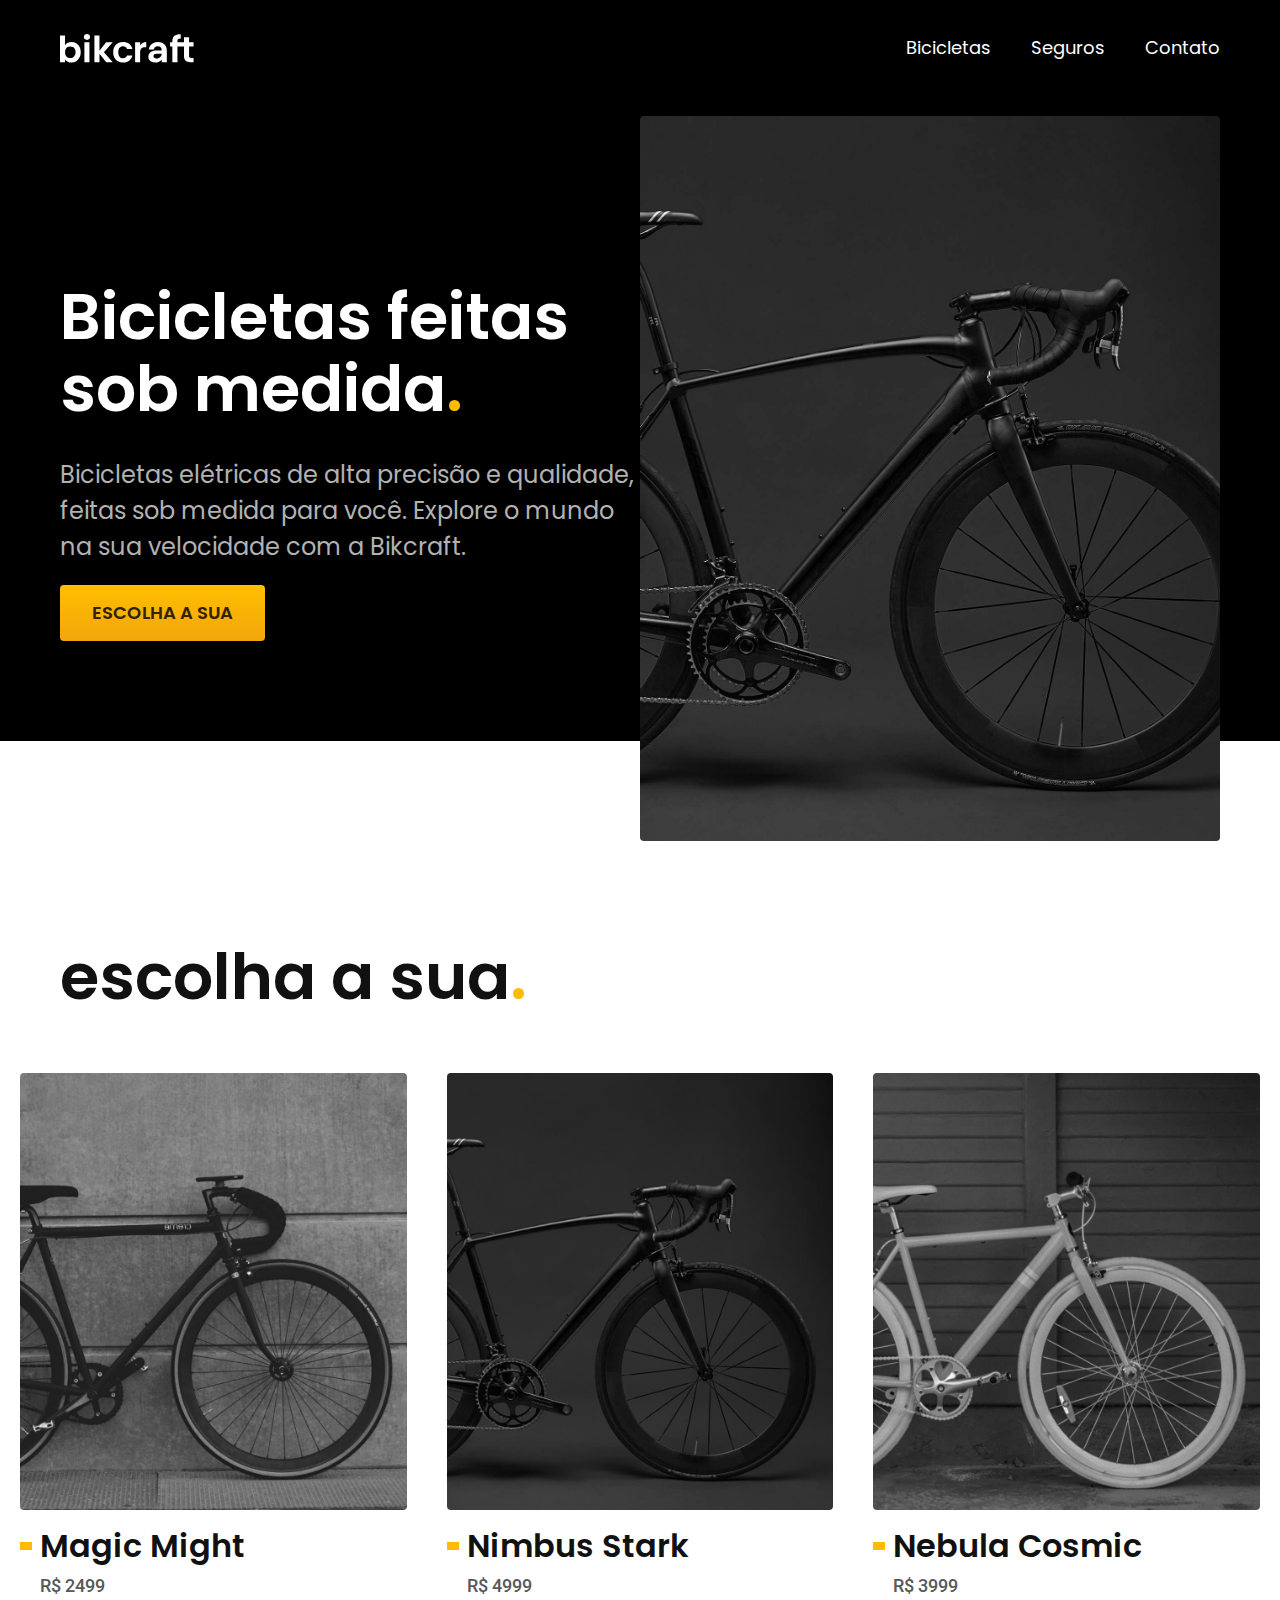
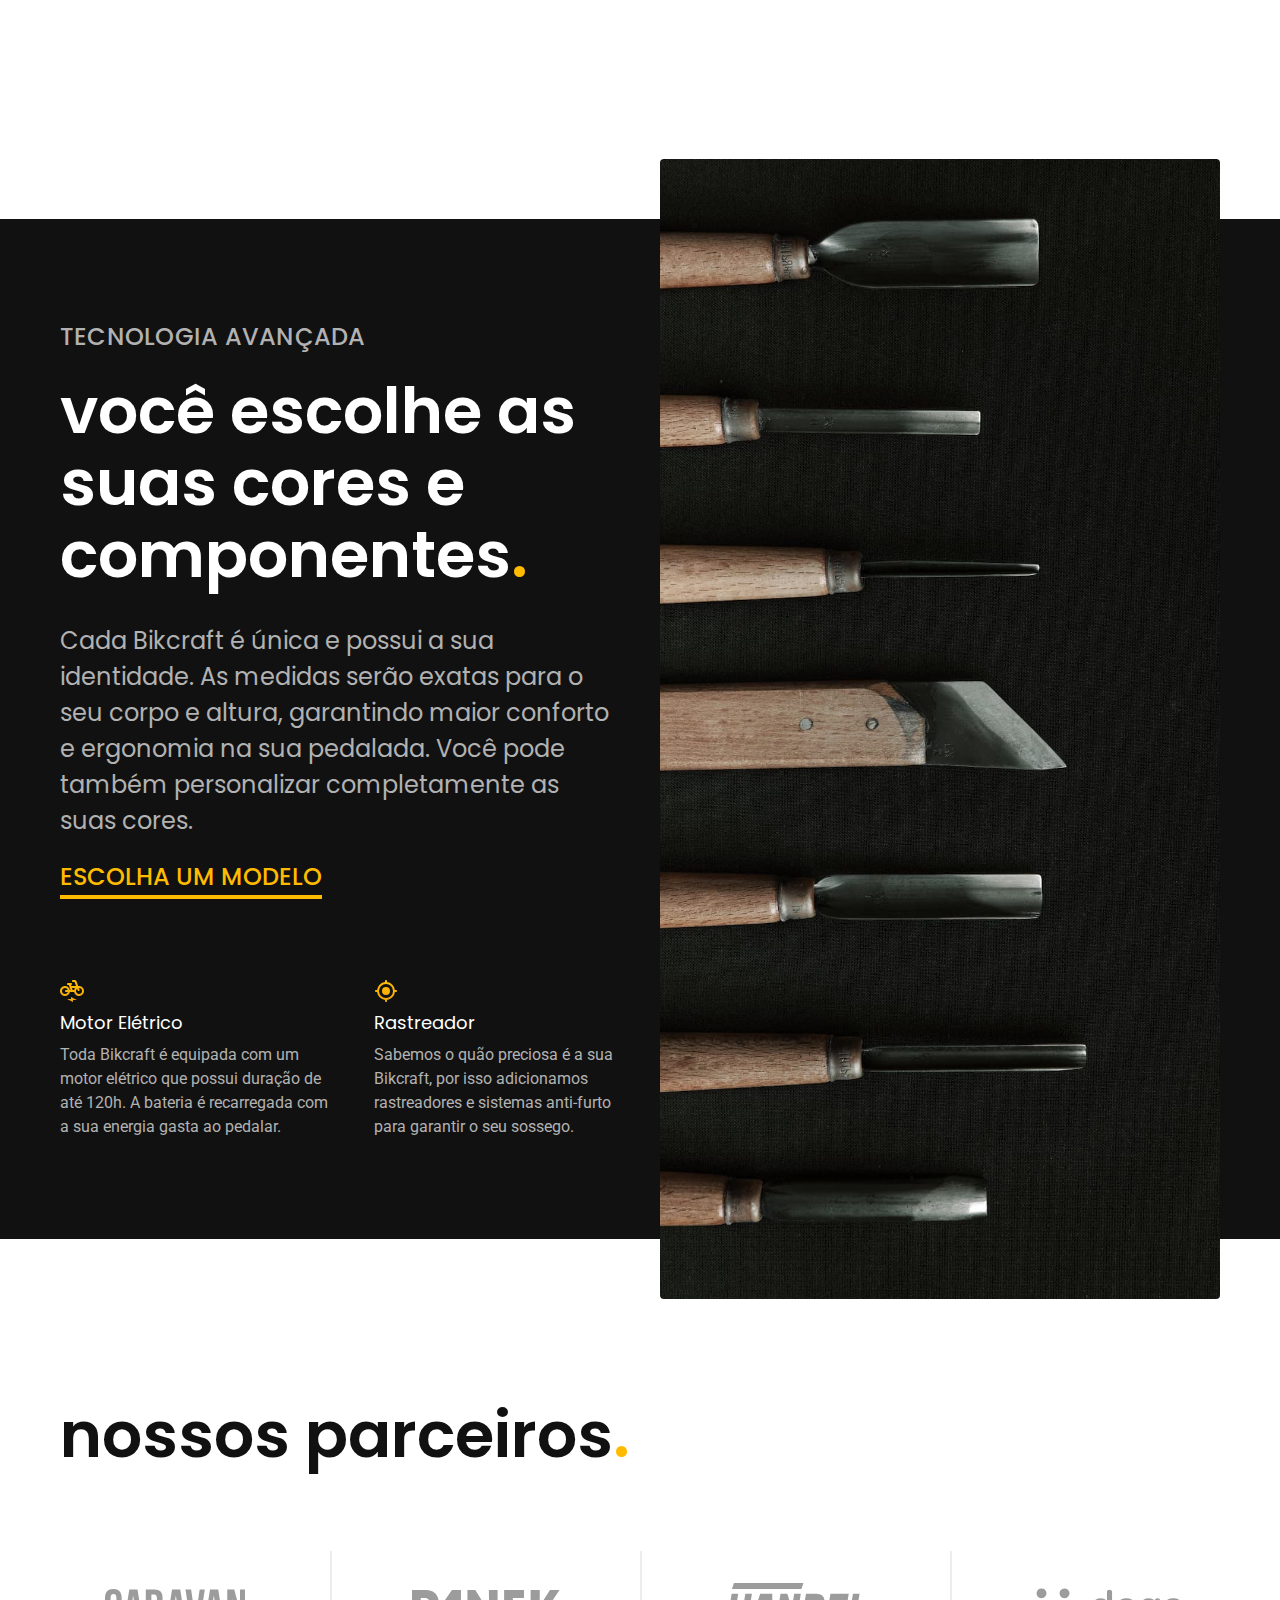
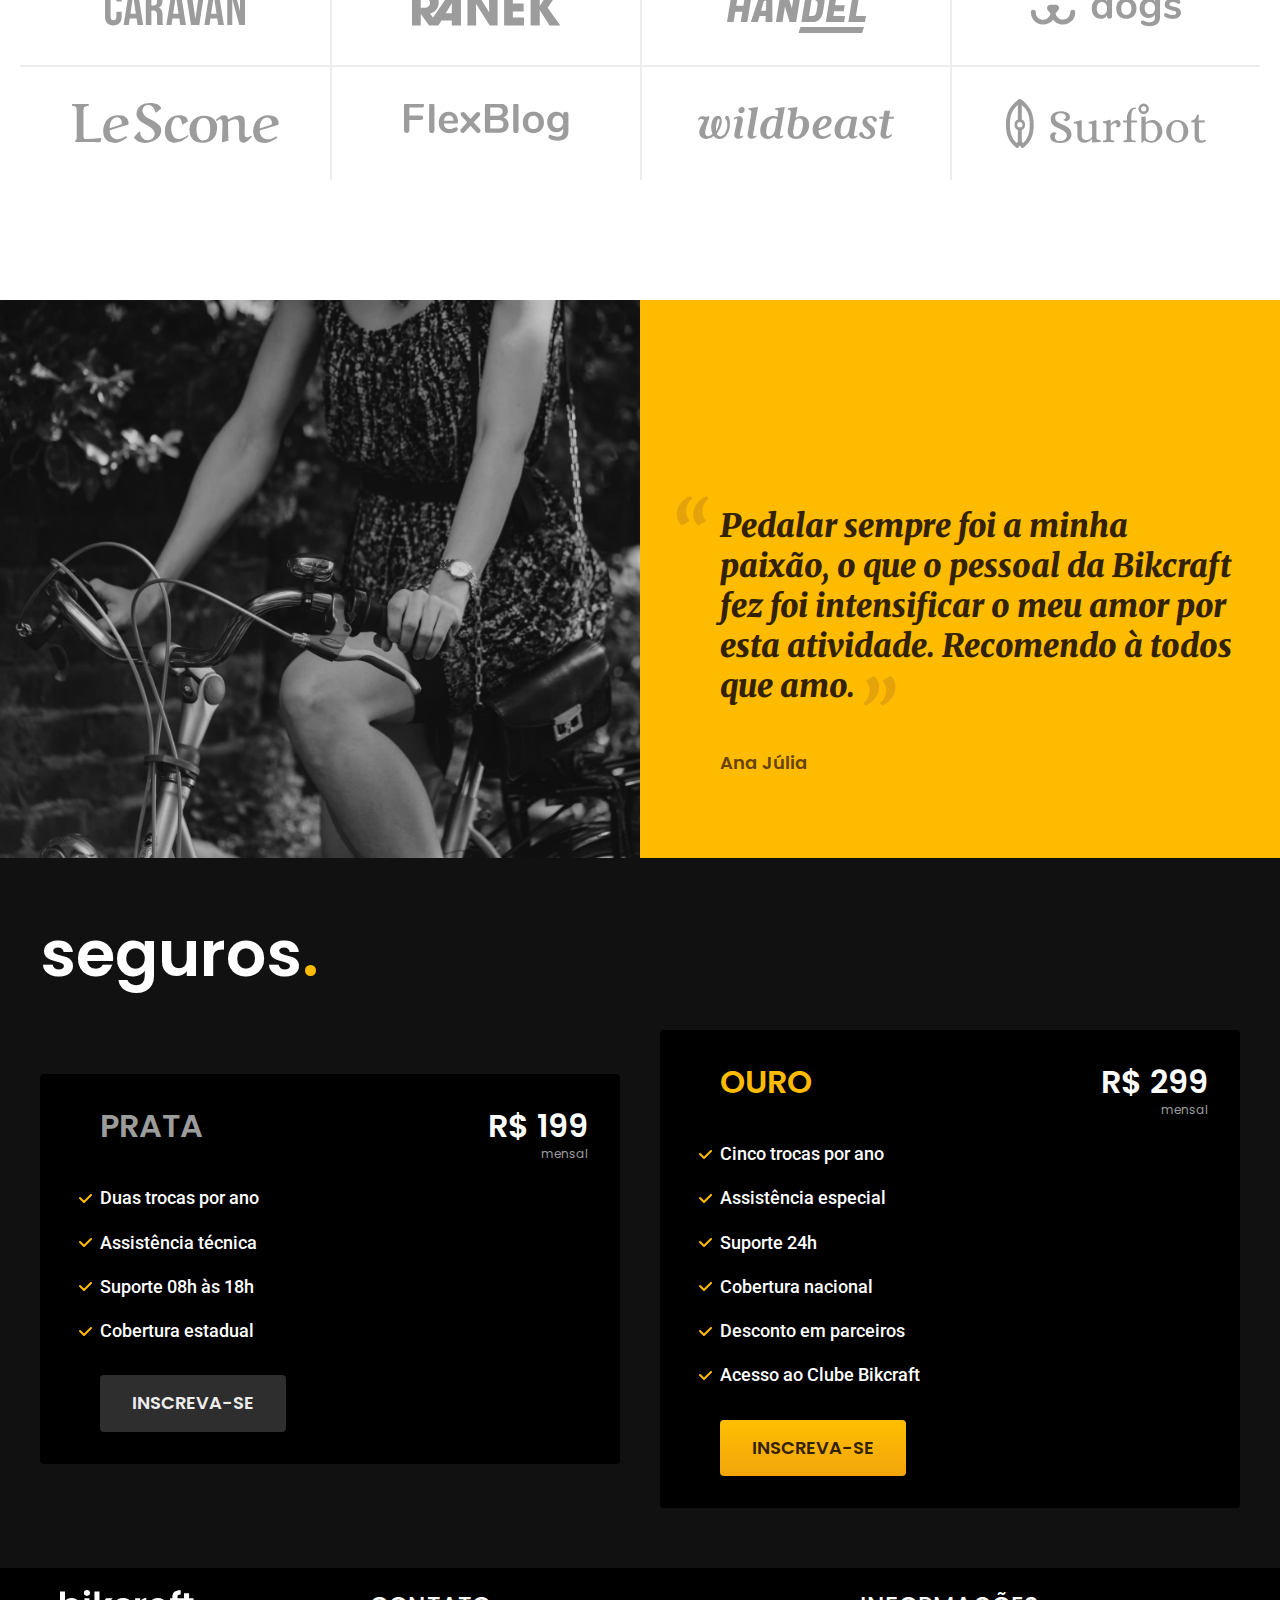
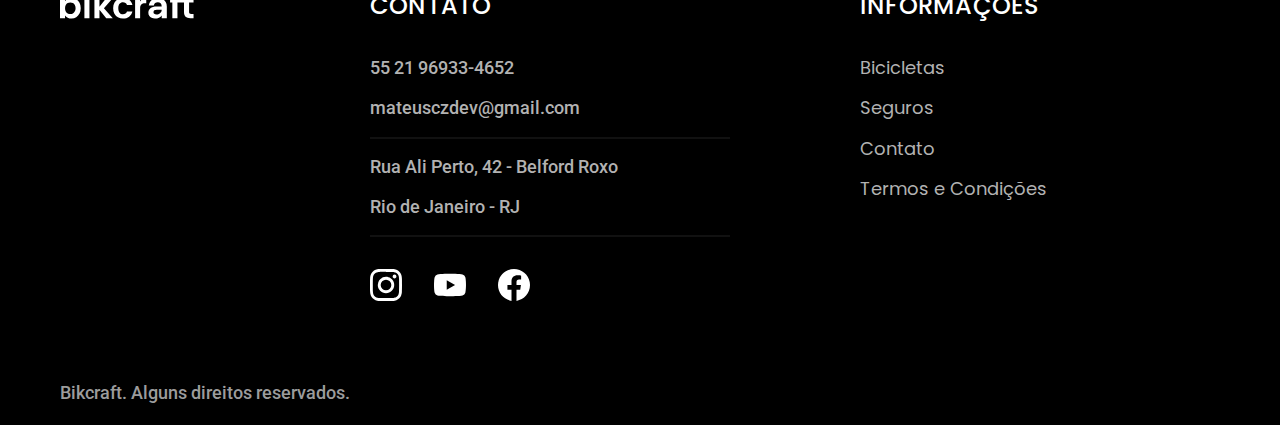
<file: index.html>
<!DOCTYPE html>
<html lang="pt-br">
  <head>
    <meta charset="UTF-8" />
    <meta name="viewport" content="width=device-width, initial-scale=1.0" />
    <meta
      name="description"
      content="Bicicletas elétricas de alta precisão e qualidade, feitas sob medida para você. Explore o mundo na sua velocidade com a Bikcraft."
    />
    <link rel="preload" href="./css/style.css" as="style" />
    <link rel="stylesheet" href="./css/style.css" />
    <link rel="preconnect" href="https://fonts.googleapis.com" />
    <link rel="preconnect" href="https://fonts.gstatic.com" crossorigin />
    <link
      href="https://fonts.googleapis.com/css2?family=Poppins:ital,wght@0,100;0,200;0,300;0,400;0,500;0,600;0,700;0,800;0,900;1,100;1,200;1,300;1,400;1,500;1,600;1,700;1,800;1,900&family=Roboto:ital,wght@0,100..900;1,100..900&display=swap"
      rel="stylesheet"
    />
    <link
      href="https://fonts.googleapis.com/css2?family=Merriweather:ital,opsz,wght@0,18..144,300..900;1,18..144,300..900&display=swap"
      rel="stylesheet"
    />
    <title>Bikcraft - Bicicletas Elétricas</title>
  </head>
  <body>
    <header class="header-bg">
      <div class="header container">
        <a href="./">
          <img src="img/bikcraft.svg" width="136" height="32" alt="Bikcraft" />
        </a>

        <nav aria-label="primária">
          <ul class="header-menu cor-0 font-1-m">
            <li><a href="./bicicletas.html">Bicicletas</a></li>
            <li><a href="./seguros.html">Seguros</a></li>
            <li><a href="./contato.html">Contato</a></li>
          </ul>
        </nav>
      </div>
    </header>

    <main class="introducao-bg">
      <div class="introducao container">
        <div class="introducao-conteudo">
          <h1 class="font-1-xxl">
            Bicicletas feitas sob medida<span class="cor-p1">.</span>
          </h1>
          <p class="font-2-l">
            Bicicletas elétricas de alta precisão e qualidade, feitas sob medida
            para você. Explore o mundo na sua velocidade com a Bikcraft.
          </p>
          <a href="/bicicletas.html" class="botao">escolha a sua</a>
        </div>

        <picture>
          <source
            media="(width <= 800px)"
            srcset="./img/bicicletas/nimbus.jpg"
          />
          <img
            class="introducao-img"
            src="img/fotos/introducao.jpg"
            width="1280"
            height="1600"
            alt="Bicicletas Elétrica Preta"
          />
        </picture>
      </div>
    </main>

    <article class="bicicletas-lista">
      <h2 class="font-1-xxl container">
        escolha a sua<span class="cor-p1">.</span>
      </h2>

      <ul>
        <li>
          <a href="./bicicletas/magic.html">
            <img
              src="img/bicicletas/magic-home.jpg"
              alt="Bicicleta Magic Might"
            />
            <h3 class="font-1-xl">Magic Might</h3>
            <span class="font-2-m cor-8">R$ 2499</span>
          </a>
        </li>

        <li>
          <a href="./bicicletas/nimbus.html">
            <img
              src="img/bicicletas/nimbus-home.jpg"
              alt="Bicicleta Nimbus Stark"
            />
            <h3 class="font-1-xl">Nimbus Stark</h3>
            <span class="font-2-m cor-8">R$ 4999</span>
          </a>
        </li>

        <li>
          <a href="./bicicletas/magic.html">
            <img
              src="img/bicicletas/nebula-home.jpg"
              alt="Bicicleta Magic Might"
            />
            <h3 class="font-1-xl">Nebula Cosmic</h3>
            <span class="font-2-m cor-8">R$ 3999</span>
          </a>
        </li>
      </ul>
    </article>

    <article class="tecnologia-bg">
      <div class="tecnologia container">
        <div class="tecnologia-conteudo">
          <span class="font-2-l-b cor-5">Tecnologia Avançada </span>
          <h2 class="font-1-xxl cor-0">
            você escolhe as suas cores e componentes<span class="cor-p1"
              >.</span
            >
          </h2>
          <p class="font-2-l cor-5">
            Cada Bikcraft é única e possui a sua identidade. As medidas serão
            exatas para o seu corpo e altura, garantindo maior conforto e
            ergonomia na sua pedalada. Você pode também personalizar
            completamente as suas cores.
          </p>
          <a class="link" href="./bicicletas.html">escolha um modelo</a>
          <div class="tecnologia-vantagens">
            <div>
              <img src="img/icones/eletrica.svg" alt="" />
              <h3 class="font-1-m cor-0">Motor Elétrico</h3>
              <p class="font-2-s cor-5">
                Toda Bikcraft é equipada com um motor elétrico que possui
                duração de até 120h. A bateria é recarregada com a sua energia
                gasta ao pedalar.
              </p>
            </div>

            <div>
              <img src="img/icones/rastreador.svg" alt="" />
              <h3 class="font-1-m cor-0">Rastreador</h3>
              <p class="font-2-s cor-5">
                Sabemos o quão preciosa é a sua Bikcraft, por isso adicionamos
                rastreadores e sistemas anti-furto para garantir o seu sossego.
              </p>
            </div>
          </div>
        </div>
        <div class="tecnologia-imagem">
          <img src="./img/fotos/tecnologia.jpg" alt="" />
        </div>
      </div>
    </article>

    <section class="parceiros" aria-label="Nossos Parceiros">
      <h2 class="font-1-xxl container">
        nossos parceiros<span class="cor-p1">.</span>
      </h2>
      <ul class="parceiros-lista">
        <li><img src="img/parceiros/caravan.svg" alt="caravan" /></li>
        <li><img src="img/parceiros/ranek.svg" alt="ranek" /></li>
        <li><img src="img/parceiros/handel.svg" alt="handel" /></li>
        <li><img src="img/parceiros/dogs.svg" alt="dogs" /></li>
        <li><img src="img/parceiros/lescone.svg" alt="lescone" /></li>
        <li><img src="img/parceiros/flexblog.svg" alt="flexblog" /></li>
        <li><img src="img/parceiros/wildbeast.svg" alt="wildbeast" /></li>
        <li><img src="img/parceiros/surfbot.svg" alt="surfbot" /></li>
      </ul>
    </section>

    <section aria-label="Depoimento" class="depoimento">
      <div>
        <img
          src="img/fotos/depoimento.jpg"
          alt="Pessoa pedalando uma bicicleta bikcraft"
        />
      </div>
      <div class="depoimento-conteudo">
        <blockquote class="font-1-xl cor-p5">
          <p>
            Pedalar sempre foi a minha paixão, o que o pessoal da Bikcraft fez
            foi intensificar o meu amor por esta atividade. Recomendo à todos
            que amo.
          </p>
          <span class="font-1-m-b cor-p4">Ana Júlia</span>
        </blockquote>
      </div>
    </section>

    <article class="seguros-bg">
      <div class="seguros container">
        <h2 class="font-1-xxl cor-0">seguros<span class="cor-p1">.</span></h2>
        <div class="seguros-item">
          <h3 class="font-1-xl cor-6">PRATA</h3>
          <span class="font-1-xl cor-0"
            >R$ 199 <span class="font-1-xs cor-6">mensal</span></span
          >
          <ul class="font-2-m cor-0">
            <li>Duas trocas por ano</li>
            <li>Assistência técnica</li>
            <li>Suporte 08h às 18h</li>
            <li>Cobertura estadual</li>
          </ul>
          <a class="botao secundario" href="/orcamento.html">inscreva-se</a>
        </div>
        <div class="seguros-item">
          <h3 class="font-1-xl cor-p1">OURO</h3>
          <span class="font-1-xl cor-0"
            >R$ 299 <span class="font-1-xs cor-6">mensal</span></span
          >
          <ul class="font-2-m cor-0">
            <li>Cinco trocas por ano</li>
            <li>Assistência especial</li>
            <li>Suporte 24h</li>
            <li>Cobertura nacional</li>
            <li>Desconto em parceiros</li>
            <li>Acesso ao Clube Bikcraft</li>
          </ul>
          <a class="botao" href="/orcamento.html">inscreva-se</a>
        </div>
      </div>
    </article>

    <footer class="footer-bg">
      <div class="footer container">
        <img src="img/bikcraft.svg" alt="Bikcraft" />
        <div class="footer-contato">
          <h3 class="font-2-l-b cor-0">Contato</h3>
          <ul class="cor-5 font-2-m">
            <li><a href="tel:+5521969334652">55 21 96933-4652</a></li>
            <li>
              <a href="mailto:mateusczdev@gmail.com">mateusczdev@gmail.com</a>
            </li>
            <li>Rua Ali Perto, 42 - Belford Roxo</li>
            <li>Rio de Janeiro - RJ</li>
          </ul>
          <div class="footer-redes">
            <a href="#"><img src="img/redes/instagram.svg" alt="" /></a>
            <a href="#"><img src="img/redes/youtube.svg" alt="" /></a>
            <a href="#"><img src="img/redes/facebook.svg" alt="" /></a>
          </div>
        </div>
        <div class="footer-informacoes">
          <h3 class="font-2-l-b cor-0">Informações</h3>
          <nav>
            <ul class="font-1-m cor-5">
              <li><a href="./bicicletas.html">Bicicletas</a></li>
              <li><a href="./seguros.html">Seguros</a></li>
              <li><a href="./contato.html">Contato</a></li>
              <li><a href="./termos.html">Termos e Condições</a></li>
            </ul>
          </nav>
        </div>
        <p class="font-2-m cor-6 footer-copy">
          Bikcraft. Alguns direitos reservados.
        </p>
      </div>
    </footer>
  </body>
</html>
</file>
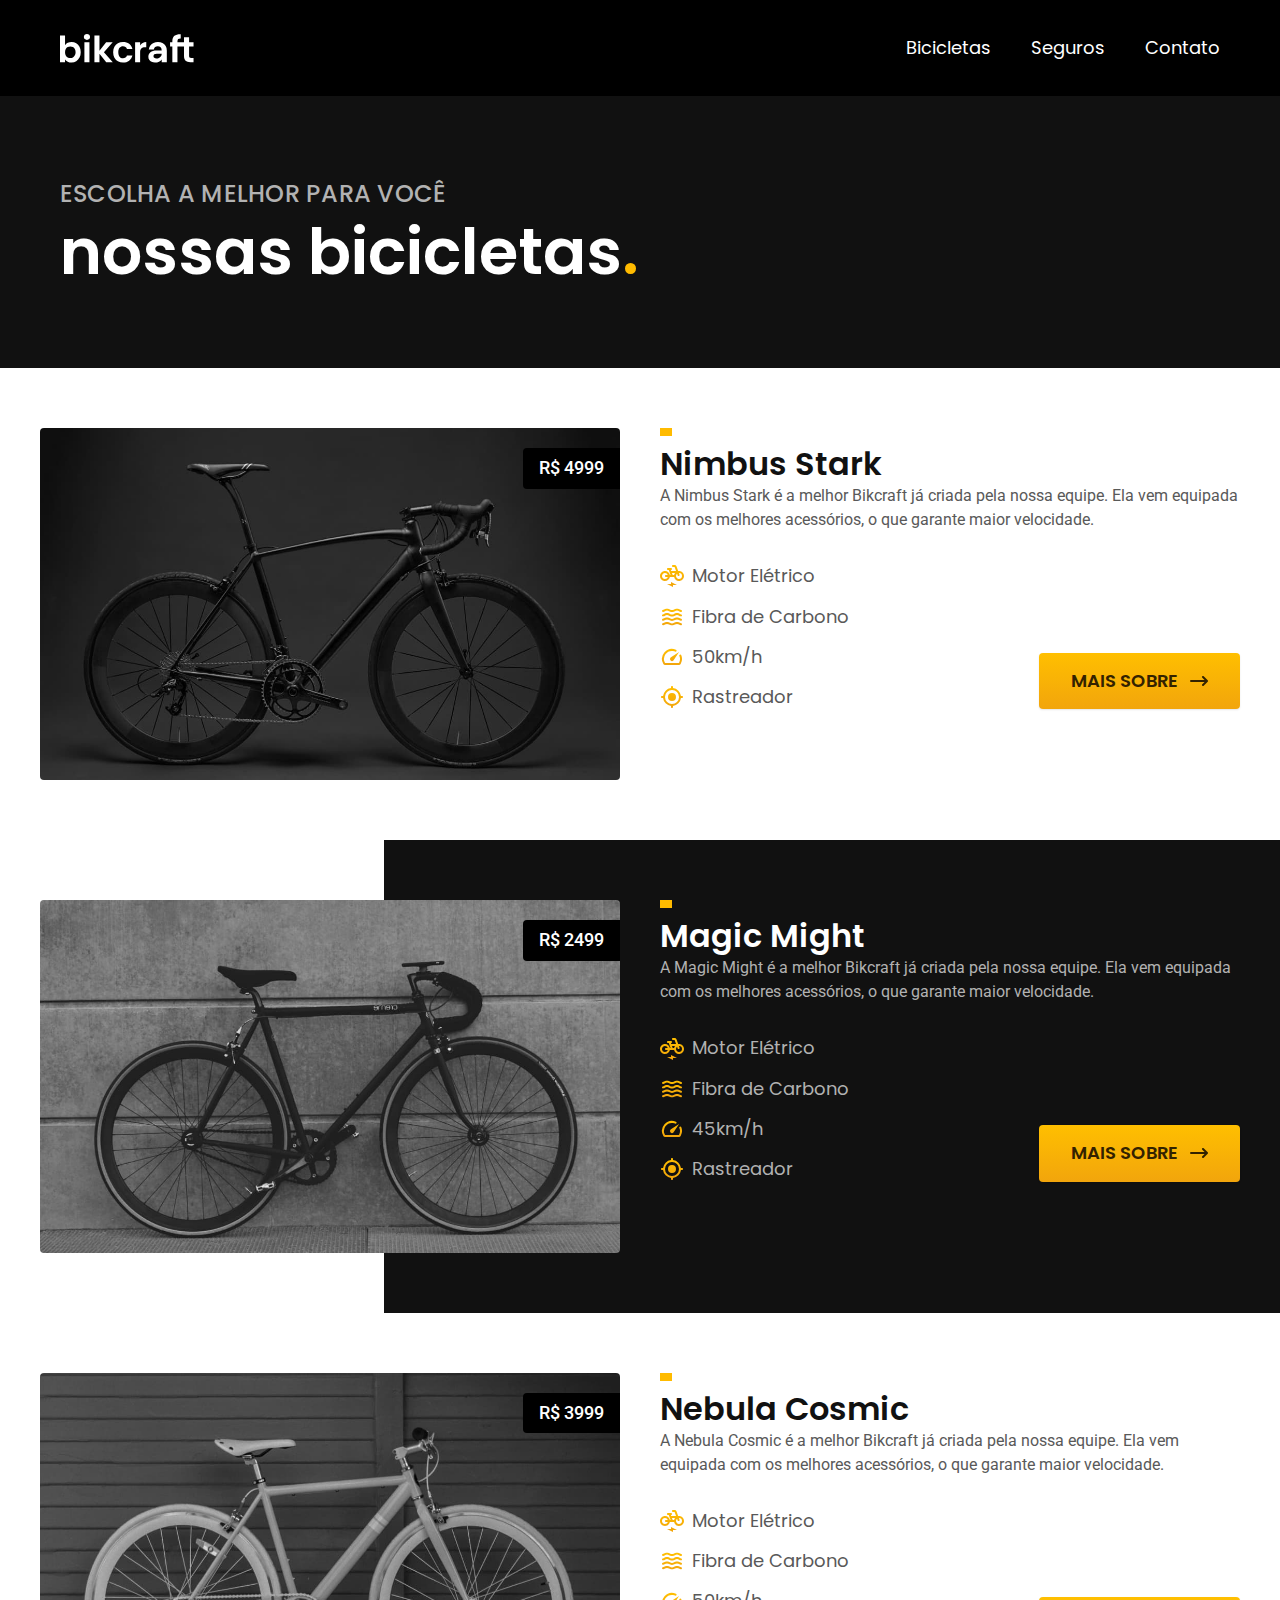
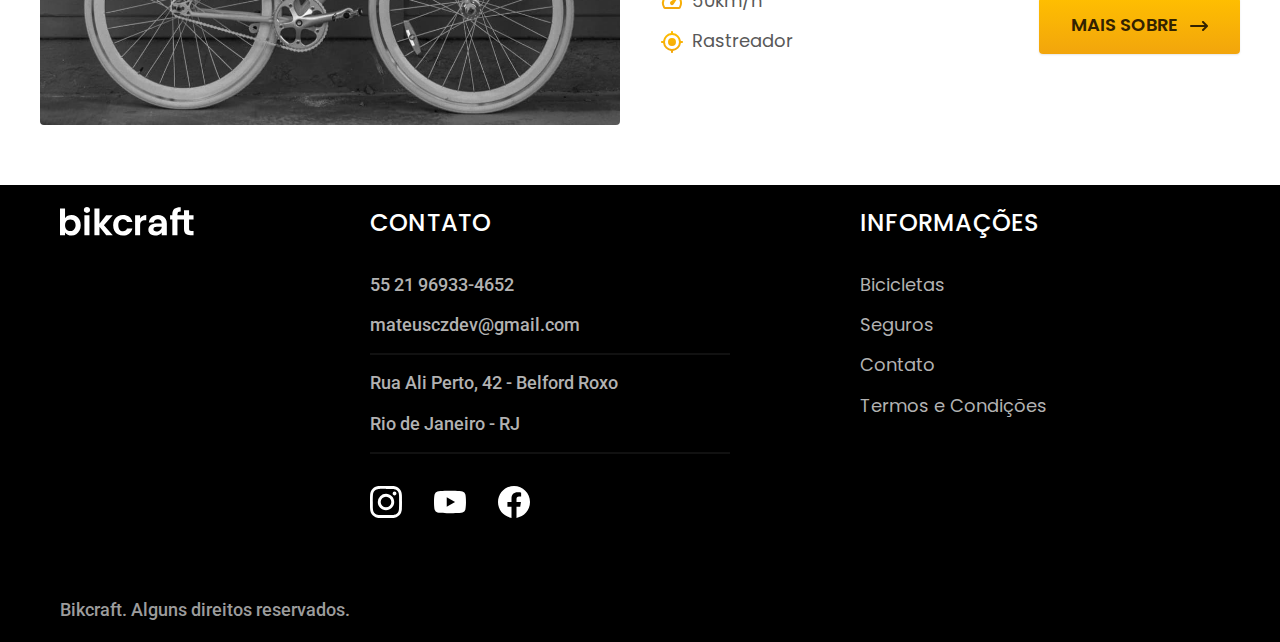
<file: bicicletas.html>
<!DOCTYPE html>
<html lang="pt-br">
  <head>
    <meta charset="UTF-8" />
    <meta name="viewport" content="width=device-width, initial-scale=1.0" />
    <meta name="description" content="Termos e Condições" />
    <link rel="preload" href="./css/style.css" as="style" />
    <link rel="stylesheet" href="./css/style.css" />
    <link rel="preconnect" href="https://fonts.googleapis.com" />
    <link rel="preconnect" href="https://fonts.gstatic.com" crossorigin />
    <link
      href="https://fonts.googleapis.com/css2?family=Poppins:ital,wght@0,100;0,200;0,300;0,400;0,500;0,600;0,700;0,800;0,900;1,100;1,200;1,300;1,400;1,500;1,600;1,700;1,800;1,900&family=Roboto:ital,wght@0,100..900;1,100..900&display=swap"
      rel="stylesheet"
    />

    <title>Bicicletas | Bicicletas Elétricas</title>
  </head>
  <body id="bicicletas">
    <header class="header-bg">
      <div class="header container">
        <a href="./">
          <img src="img/bikcraft.svg" alt="Bikcraft" />
        </a>

        <nav aria-label="primária">
          <ul class="header-menu cor-0 font-1-m">
            <li><a href="./bicicletas.html">Bicicletas</a></li>
            <li><a href="./seguros.html">Seguros</a></li>
            <li><a href="./contato.html">Contato</a></li>
          </ul>
        </nav>
      </div>
    </header>

    <main>
      <div class="titulo-bg">
        <div class="titulo container">
          <p class="font-2-l-b cor-5">Escolha a melhor para você</p>
          <h1 class="font-1-xxl cor-0">
            nossas bicicletas<span class="cor-p1">.</span>
          </h1>
        </div>
      </div>

      <div class="bicicletas container">
        <div class="bicicletas-imagem">
          <img src="img/bicicletas/nimbus.jpg" alt="Bicicleta Preta" />
          <span class="font-2-m cor-0">R$ 4999</span>
        </div>
        <div class="bicicletas-conteudo">
          <h2 class="font-1-xl">Nimbus Stark</h2>
          <p class="font-2-s cor-8">
            A Nimbus Stark é a melhor Bikcraft já criada pela nossa equipe. Ela
            vem equipada com os melhores acessórios, o que garante maior
            velocidade.
          </p>
          <ul class="font-1-m cor-8">
            <li>
              <img src="img/icones/eletrica.svg" alt="" />
              Motor Elétrico
            </li>
            <li>
              <img src="img/icones/carbono.svg" alt="" />
              Fibra de Carbono
            </li>
            <li>
              <img src="img/icones/velocidade.svg" alt="" />
              50km/h
            </li>
            <li>
              <img src="img/icones/rastreador.svg" alt="" />
              Rastreador
            </li>
          </ul>
          <a class="botao seta" href="./bicicletas/nimbus.html">Mais Sobre</a>
        </div>
      </div>

      <div class="bicicletas-bg">
        <div class="bicicletas container">
          <div class="bicicletas-imagem">
            <img src="img/bicicletas/magic.jpg" alt="Bicicleta Preta" />
            <span class="font-2-m cor-0">R$ 2499</span>
          </div>
          <div class="bicicletas-conteudo">
            <h2 class="font-1-xl cor-0">Magic Might</h2>
            <p class="font-2-s cor-5">
              A Magic Might é a melhor Bikcraft já criada pela nossa equipe. Ela
              vem equipada com os melhores acessórios, o que garante maior
              velocidade.
            </p>
            <ul class="font-1-m cor-5">
              <li>
                <img src="img/icones/eletrica.svg" alt="" />
                Motor Elétrico
              </li>
              <li>
                <img src="img/icones/carbono.svg" alt="" />
                Fibra de Carbono
              </li>
              <li>
                <img src="img/icones/velocidade.svg" alt="" />
                45km/h
              </li>
              <li>
                <img src="img/icones/rastreador.svg" alt="" />
                Rastreador
              </li>
            </ul>
            <a class="botao seta" href="./bicicletas/magic.html">Mais Sobre</a>
          </div>
        </div>
      </div>

      <div class="bicicletas container">
        <div class="bicicletas-imagem">
          <img src="img/bicicletas/nebula.jpg" alt="Bicicleta Preta" />
          <span class="font-2-m cor-0">R$ 3999</span>
        </div>
        <div class="bicicletas-conteudo">
          <h2 class="font-1-xl">Nebula Cosmic</h2>
          <p class="font-2-s cor-8">
            A Nebula Cosmic é a melhor Bikcraft já criada pela nossa equipe. Ela
            vem equipada com os melhores acessórios, o que garante maior
            velocidade.
          </p>
          <ul class="font-1-m cor-8">
            <li>
              <img src="img/icones/eletrica.svg" alt="" />
              Motor Elétrico
            </li>
            <li>
              <img src="img/icones/carbono.svg" alt="" />
              Fibra de Carbono
            </li>
            <li>
              <img src="img/icones/velocidade.svg" alt="" />
              50km/h
            </li>
            <li>
              <img src="img/icones/rastreador.svg" alt="" />
              Rastreador
            </li>
          </ul>
          <a class="botao seta" href="./bicicletas/nebula.html">Mais Sobre</a>
        </div>
      </div>
    </main>

    <footer class="footer-bg">
      <div class="footer container">
        <img src="img/bikcraft.svg" alt="Bikcraft" />
        <div class="footer-contato">
          <h3 class="font-2-l-b cor-0">Contato</h3>
          <ul class="cor-5 font-2-m">
            <li><a href="tel:+5521969334652">55 21 96933-4652</a></li>
            <li>
              <a href="mailto:mateusczdev@gmail.com">mateusczdev@gmail.com</a>
            </li>
            <li>Rua Ali Perto, 42 - Belford Roxo</li>
            <li>Rio de Janeiro - RJ</li>
          </ul>
          <div class="footer-redes">
            <a href="#"><img src="img/redes/instagram.svg" alt="" /></a>
            <a href="#"><img src="img/redes/youtube.svg" alt="" /></a>
            <a href="#"><img src="img/redes/facebook.svg" alt="" /></a>
          </div>
        </div>
        <div class="footer-informacoes">
          <h3 class="font-2-l-b cor-0">Informações</h3>
          <nav>
            <ul class="font-1-m cor-5">
              <li><a href="./bicicletas.html">Bicicletas</a></li>
              <li><a href="./seguros.html">Seguros</a></li>
              <li><a href="./contato.html">Contato</a></li>
              <li><a href="./termos.html">Termos e Condições</a></li>
            </ul>
          </nav>
        </div>
        <p class="font-2-m cor-6 footer-copy">
          Bikcraft. Alguns direitos reservados.
        </p>
      </div>
    </footer>
  </body>
</html>
</file>
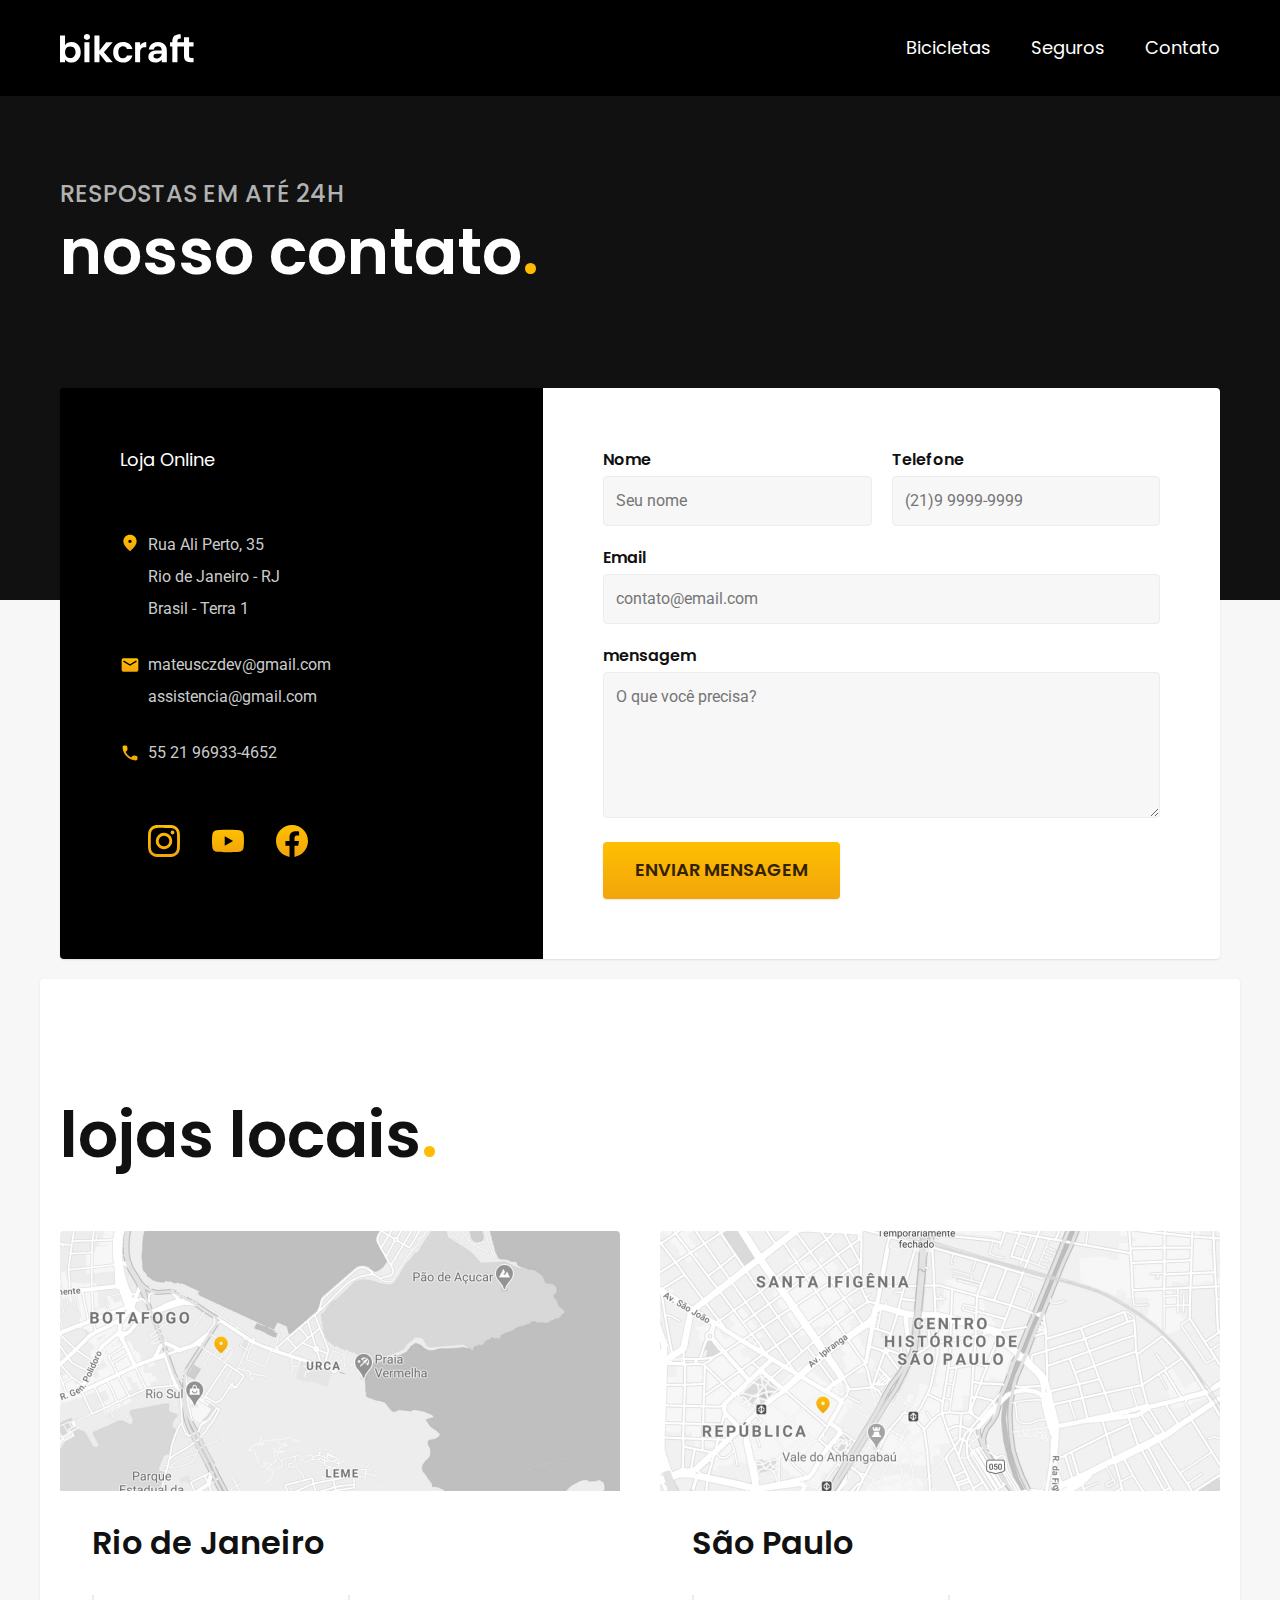
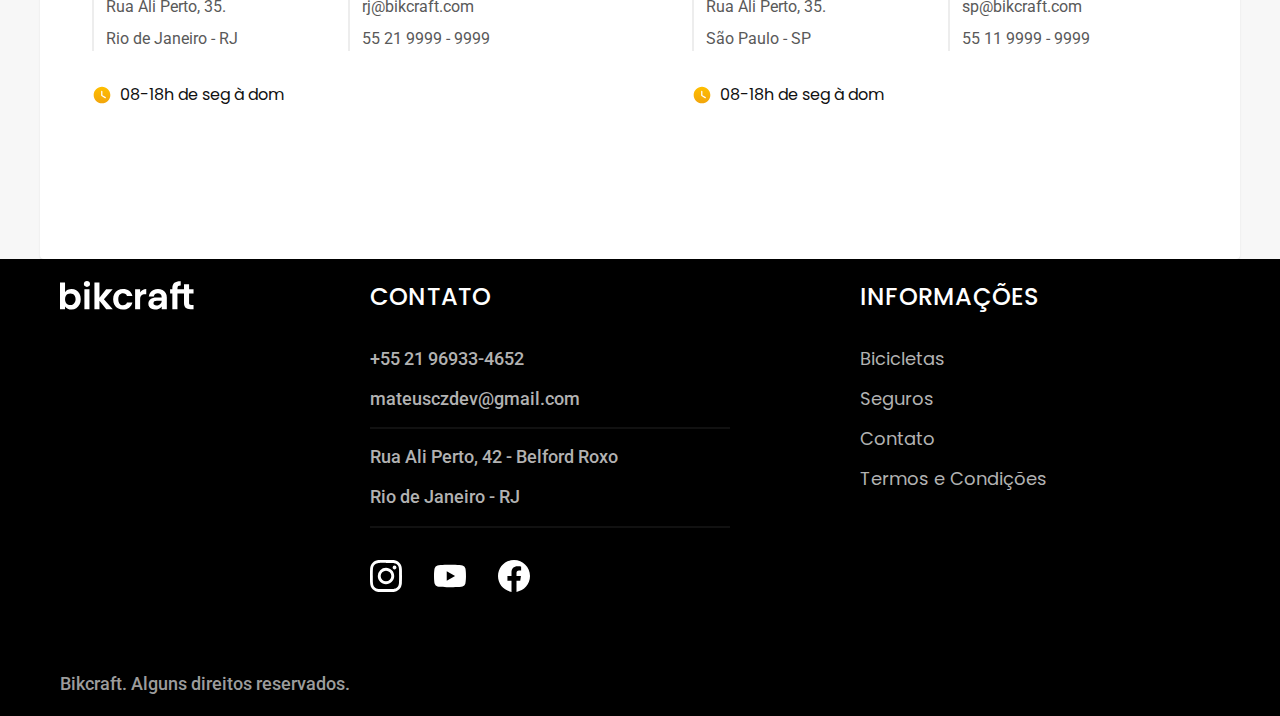
<file: contato.html>
<!DOCTYPE html>
<html lang="pt-br">
  <head>
    <meta charset="UTF-8" />
    <meta name="viewport" content="width=device-width, initial-scale=1.0" />
    <meta name="description" content="Termos e Condições" />
   <link rel="preload" href="./css/style.css" as="style" />
    <link rel="stylesheet" href="./css/style.css" />
    <link rel="preconnect" href="https://fonts.googleapis.com" />
    <link rel="preconnect" href="https://fonts.gstatic.com" crossorigin />
    <link
      href="https://fonts.googleapis.com/css2?family=Poppins:ital,wght@0,100;0,200;0,300;0,400;0,500;0,600;0,700;0,800;0,900;1,100;1,200;1,300;1,400;1,500;1,600;1,700;1,800;1,900&family=Roboto:ital,wght@0,100..900;1,100..900&display=swap"
      rel="stylesheet"
    />

    <title>Contato | Bicicletas Elétricas</title>
  </head>
  <body id="contato">
    <header class="header-bg">
      <div class="header container">
        <a href="./">
          <img src="img/bikcraft.svg" alt="Bikcraft" />
        </a>

        <nav aria-label="primária">
          <ul class="header-menu cor-0 font-1-m">
            <li><a href="./bicicletas.html">Bicicletas</a></li>
            <li><a href="./seguros.html">Seguros</a></li>
            <li><a href="./contato.html">Contato</a></li>
          </ul>
        </nav>
      </div>
    </header>

    <main>
      <div class="titulo-bg">
        <div class="titulo container">
          <p class="font-2-l-b cor-5">Respostas em até 24h</p>
          <h1 class="font-1-xxl cor-0">
            nosso contato<span class="cor-p1">.</span>
          </h1>
        </div>
      </div>

      <div class="contato container">
        <section class="contato-dados" aria-label="endereço">
          <h2 class="font-1-m cor-0">Loja Online</h2>
          <div class="contato-endereco font-2-s cor-4">
            <p>Rua Ali Perto, 35</p>
            <p>Rio de Janeiro - RJ</p>
            <p>Brasil - Terra 1</p>
          </div>
          <address class="contato-meios font-2-s cor-4">
            <a href="mailto:mateusczdev@gmail.com">mateusczdev@gmail.com</a>
            <a href="mailto:mateusczdev@gmail.com">assistencia@gmail.com</a>
            <a href="tel:+5521969334652">55 21 96933-4652</a>
          </address>
          <div class="contato-redes">
            <a href="#"><img src="img/redes/instagram-p.svg" alt="" /></a>
            <a href="#"><img src="img/redes/youtube-p.svg" alt="" /></a>
            <a href="#"><img src="img/redes/facebook-p.svg" alt="" /></a>
          </div>
        </section>
        <section aria-label="Formulário" class="contato-formulario">
          <form class="form" action="./contato.html">
            <div>
              <label for="nome">Nome</label>
              <input type="text" id="nome" name="nome" placeholder="Seu nome" />
            </div>
            <div>
              <label for="telefone">Telefone</label>
              <input
                type="text"
                id="telefone"
                name="telefone"
                placeholder="(21)9 9999-9999"
              />
            </div>
            <div class="col-2">
              <label for="email">Email</label>
              <input
                type="email"
                id="email"
                name="email"
                placeholder="contato@email.com"
              />
            </div>
            <div class="col-2">
              <label for="mensagem">mensagem</label>
              <textarea
                rows="5"
                name="mensagem"
                id="mensagem"
                placeholder="O que você precisa?"
              ></textarea>
            </div>
            <button class="botao col-2">Enviar Mensagem</button>
          </form>
        </section>
      </div>
    </main>

    <article class="lojas container">
      <h2 class="font-1-xxl">lojas locais<span class="cor-p1">.</span></h2>
      <div class="lojas-item">
        <img
          src="img/lojas/rj.jpg"
          alt="Mapa marcando o endereço no Rio de Janeiro."
        />
        <div class="lojas-conteudo">
          <h3 class="font-1-xl">Rio de Janeiro</h3>
          <div class="lojas-dados font-2-s cor-8">
            <p>Rua Ali Perto, 35.</p>
            <p>Rio de Janeiro - RJ</p>
          </div>
          <div class="lojas-dados font-2-s cor-8">
            <a href="mailto:mateusczdev@gmail.com">rj@bikcraft.com</a>
            <a href="tel:+5521969334652">55 21 9999 - 9999</a>
          </div>
          <p class="font-1-s lojas-tempo">
            <img src="/img/icones/horario.svg" alt="" />08-18h de seg à dom
          </p>
        </div>
        
      </div>
    </div>
    
      <div class="lojas-item">
        <img
          src="img/lojas/sp.jpg"
          alt="Mapa marcando o endereço de São Paulo."
        />
        <div class="lojas-conteudo">
          <h3 class="font-1-xl">São Paulo</h3>
          <div class="lojas-dados font-2-s cor-8">
            <p>Rua Ali Perto, 35.</p>
            <p>São Paulo - SP</p>
          </div>
          <div class="lojas-dados font-2-s cor-8">
            <a href="mailto:mateusczdev@gmail.com">sp@bikcraft.com</a>
            <a href="tel:+5521969334652">55 11 9999 - 9999</a>
          </div>
               <p class="lojas-tempo font-1-s">
            <img src="/img/icones/horario.svg" alt="" />08-18h de seg à dom
          </p>
        </div>
        
      </div>
    </article>

    <footer class="footer-bg">
      <div class="footer container">
        <img src="img/bikcraft.svg" alt="Bikcraft" />
        <div class="footer-contato">
          <h3 class="font-2-l-b cor-0">Contato</h3>
          <ul class="cor-5 font-2-m">
            <li><a href="tel:+5521969334652">+55 21 96933-4652</a></li>
            <li>
              <a href="mailto:mateusczdev@gmail.com">mateusczdev@gmail.com</a>
            </li>
            <li>Rua Ali Perto, 42 - Belford Roxo</li>
            <li>Rio de Janeiro - RJ</li>
          </ul>
          <div class="footer-redes">
            <a href="#"><img src="img/redes/instagram.svg" alt="" /></a>
            <a href="#"><img src="img/redes/youtube.svg" alt="" /></a>
            <a href="#"><img src="img/redes/facebook.svg" alt="" /></a>
          </div>
        </div>
        <div class="footer-informacoes">
          <h3 class="font-2-l-b cor-0">Informações</h3>
          <nav>
            <ul class="font-1-m cor-5">
              <li><a href="./bicicletas.html">Bicicletas</a></li>
              <li><a href="./seguros.html">Seguros</a></li>
              <li><a href="./contato.html">Contato</a></li>
              <li><a href="./termos.html">Termos e Condições</a></li>
            </ul>
          </nav>
        </div>
        <p class="font-2-m cor-6 footer-copy">
          Bikcraft. Alguns direitos reservados.
        </p>
      </div>
    </footer>
  </body>
</html>
</file>
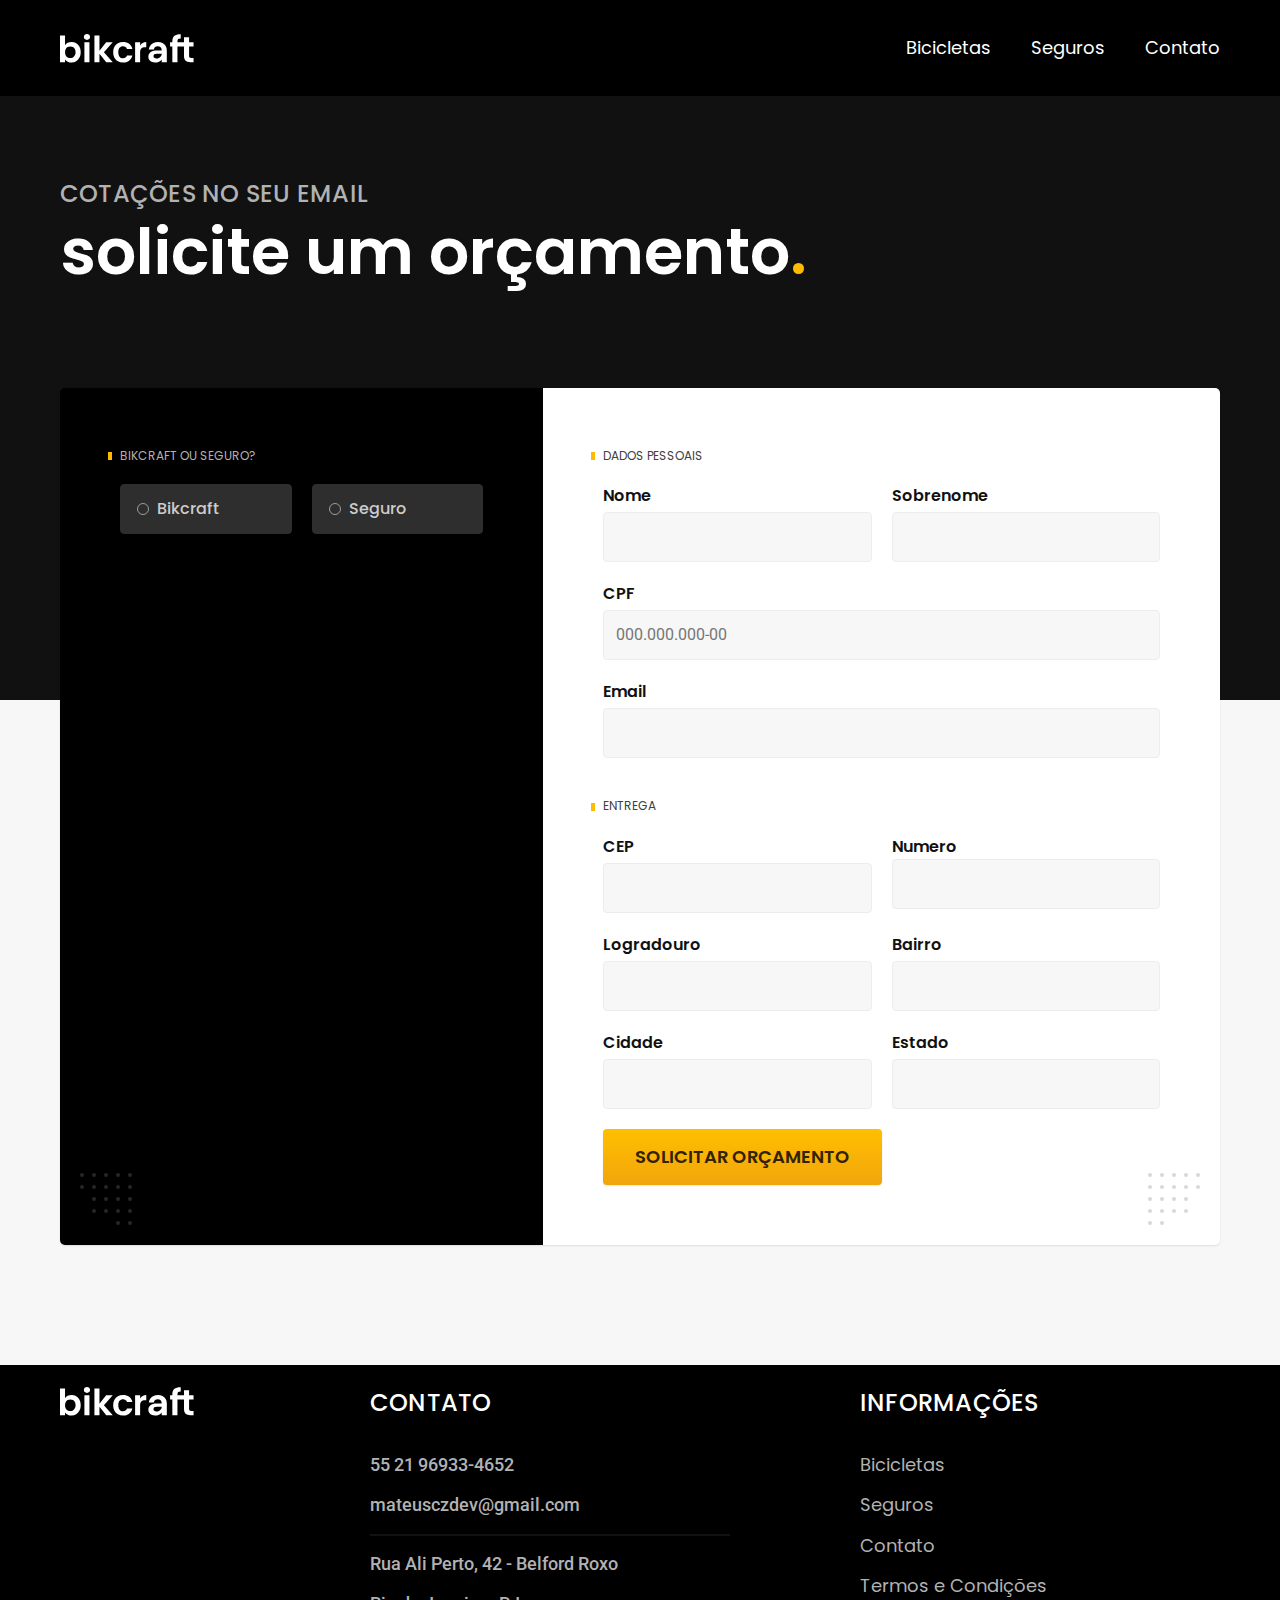
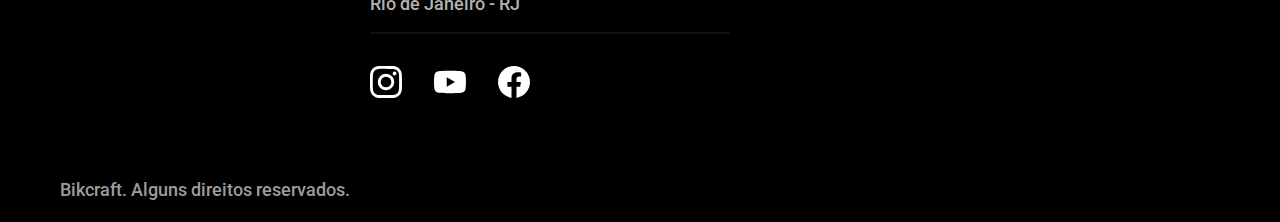
<file: orcamento.html>
<!DOCTYPE html>
<html lang="pt-br">
  <head>
    <meta charset="UTF-8" />
    <meta name="viewport" content="width=device-width, initial-scale=1.0" />
    <meta name="description" content="Termos e Condições" />
   <link rel="preload" href="./css/style.css" as="style" />
    <link rel="stylesheet" href="./css/style.css" />
    <link rel="preconnect" href="https://fonts.googleapis.com" />
    <link rel="preconnect" href="https://fonts.gstatic.com" crossorigin />
    <link
      href="https://fonts.googleapis.com/css2?family=Poppins:ital,wght@0,100;0,200;0,300;0,400;0,500;0,600;0,700;0,800;0,900;1,100;1,200;1,300;1,400;1,500;1,600;1,700;1,800;1,900&family=Roboto:ital,wght@0,100..900;1,100..900&display=swap"
      rel="stylesheet"
    />

    <title>Orçamento | Bicicletas Elétricas</title>
  </head>
  <body id="orcamento">
    <header class="header-bg">
      <div class="header container">
        <a href="./">
          <img src="img/bikcraft.svg" alt="Bikcraft" />
        </a>

        <nav aria-label="primária">
          <ul class="header-menu cor-0 font-1-m">
            <li><a href="./bicicletas.html">Bicicletas</a></li>
            <li><a href="./seguros.html">Seguros</a></li>
            <li><a href="./contato.html">Contato</a></li>
          </ul>
        </nav>
      </div>
    </header>

    <main>
      <div class="titulo-bg">
        <div class="titulo container">
          <p class="font-2-l-b cor-5">Cotações no seu email</p>
          <h1 class="font-1-xxl cor-0">
            solicite um orçamento<span class="cor-p1">.</span>
          </h1>
        </div>
      </div>

      <form action="./" class="orcamento container">
        <div class="orcamento-produto">
          <h2 class="font-1-xs cor-5">Bikcraft ou Seguro?</h2>

          <input type="radio" name="tipo" value="bikcraft" id="bikcraft" />
          <label for="bikcraft">Bikcraft</label>

          <input type="radio" name="tipo" value="seguro" id="seguro" />
          <label for="seguro">Seguro</label>

          <div class="orcamento-conteudo" id="orcamento-bikcraft">
            <h2 class="font-1-xs cor-5">Escolha a sua</h2>


           
            <input type="radio" name="produto" value="nimbus" id="nimbus" />
            <label for="nimbus">Nimbus Stark <span>R$ 4999</span></label>
            <div class="orcamento-detalhes">
              <ul class="font-1-xs cor-8">
                <li><img src="img/icones/eletrica.svg" alt="">Motor Elétrico</li>
                <li><img src="img/icones/carbono.svg" alt="">Fibra de Carbono</li>
                <li><img src="img/icones/velocidade.svg" alt="">50km/h</li>
                <li><img src="img/icones/rastreador.svg" alt="">Rastreador</li>
              </ul>
              <img src="img/bicicletas/nimbus.jpg" alt="Bicicleta Preta">
            </div>

            <input type="radio" name="produto" value="magic" id="magic" />
            <label for="magic">Magic Might <span>R$ 3999</span></label>
            <div class="orcamento-detalhes">
              <ul class="font-1-xs cor-8">
                <li><img src="img/icones/eletrica.svg" alt="">Motor Elétrico</li>
                <li><img src="img/icones/carbono.svg" alt="">Fibra de Carbono</li>
                <li><img src="img/icones/velocidade.svg" alt="">45km/h</li>
                <li><img src="img/icones/rastreador.svg" alt="">Rastreador</li>
              </ul>
              <img src="img/bicicletas/magic.jpg" alt="Bicicleta Preta">
            </div>

            <input type="radio" name="produto" value="nebula" id="nebula" />
            <label for="nebula">Nebula Cosmic <span>R$ 2499</span></label>
            <div class="orcamento-detalhes">
              <ul class="font-1-xs cor-8">
                <li><img src="img/icones/eletrica.svg" alt="">Motor Elétrico</li>
                <li><img src="img/icones/carbono.svg" alt="">Fibra de Carbono</li>
                <li><img src="img/icones/velocidade.svg" alt="">40km/h</li>
                <li><img src="img/icones/rastreador.svg" alt="">Rastreador</li>
              </ul>
              <img src="img/bicicletas/nebula.jpg" alt="Bicicleta Preta">
            </div>
          </div>
         

          <div class="orcamento-conteudo" id="orcamento-seguro">
            <h2 class="font-1-xs cor-5">Escolha o plano</h2>

            <input type="radio" name="produto" value="prata" id="prata" />
            <label for="prata">Prata <span>R$ 199</span></label>

            <input type="radio" name="produto" value="ouro" id="ouro" />
            <label for="ouro">Ouro <span>R$ 299</span></label>
          </div>
        </div>
        <div class="orcamento-dados form">
          <h2 class="font-1-xs cor-9 col-2">dados pessoais</h2>
          <div>
            <label for="nome">Nome</label>
            <input type="text" id="nome" name="nome" />
          </div>
          <div>
            <label for="sobrenome">Sobrenome</label>
            <input type="text" id="sobrenome" name="sobrenome" />
          </div>
          <div class="col-2">
            <label for="cpf">CPF</label>
            <input
              type="text"
              id="cpf"
              name="cpf"
              placeholder="000.000.000-00"
            />
          </div>
          <div class="col-2">
            <label for="email">Email</label>
            <input type="email" id="email" name="email" />
          </div>
          <h2 class="font-1-xs cor-9 col-2">Entrega</h2>
          <div>
            <label for="cep">CEP</label>
            <input type="text" id="cep" name="cep" />
          </div>

          <div>
            <label for="numero">Numero</Nabel>
            <input type="text" id="numero" name="numero" >
          </div>

          <div>
            <label for="logradouro">Logradouro</label>
            <input type="text" id="logradouro" name="logradouro" />
          </div>
          <div>
            <label for="bairro">Bairro</label>
            <input type="text" id="bairro" name="bairro" />
          </div>
          <div>
            <label for="cidade">Cidade</label>
            <input type="text" id="cidade" name="cidade" />
          </div>
          <div>
            <label for="estado">Estado</label>
            <input type="text" id="estado" name="estado" />
          </div>
          <button class="botao col-2">Solicitar orçamento</button>
        </div>
      </form>
    </main>

    <footer class="footer-bg">
      <div class="footer container">
        <img src="img/bikcraft.svg" alt="Bikcraft" />
        <div class="footer-contato">
          <h3 class="font-2-l-b cor-0">Contato</h3>
          <ul class="cor-5 font-2-m">
            <li><a href="tel:+5521969334652">55 21 96933-4652</a></li>
            <li>
              <a href="mailto:mateusczdev@gmail.com">mateusczdev@gmail.com</a>
            </li>
            <li>Rua Ali Perto, 42 - Belford Roxo</li>
            <li>Rio de Janeiro - RJ</li>
          </ul>
          <div class="footer-redes">
            <a href="#"><img src="img/redes/instagram.svg" alt="" /></a>
            <a href="#"><img src="img/redes/youtube.svg" alt="" /></a>
            <a href="#"><img src="img/redes/facebook.svg" alt="" /></a>
          </div>
        </div>
        <div class="footer-informacoes">
          <h3 class="font-2-l-b cor-0">Informações</h3>
          <nav>
            <ul class="font-1-m cor-5">
              <li><a href="./bicicletas.html">Bicicletas</a></li>
              <li><a href="./seguros.html">Seguros</a></li>
              <li><a href="./contato.html">Contato</a></li>
              <li><a href="./termos.html">Termos e Condições</a></li>
            </ul>
          </nav>
        </div>
        <p class="font-2-m cor-6 footer-copy">
          Bikcraft. Alguns direitos reservados.
        </p>
      </div>
    </footer>
  </body>
</html>
</file>
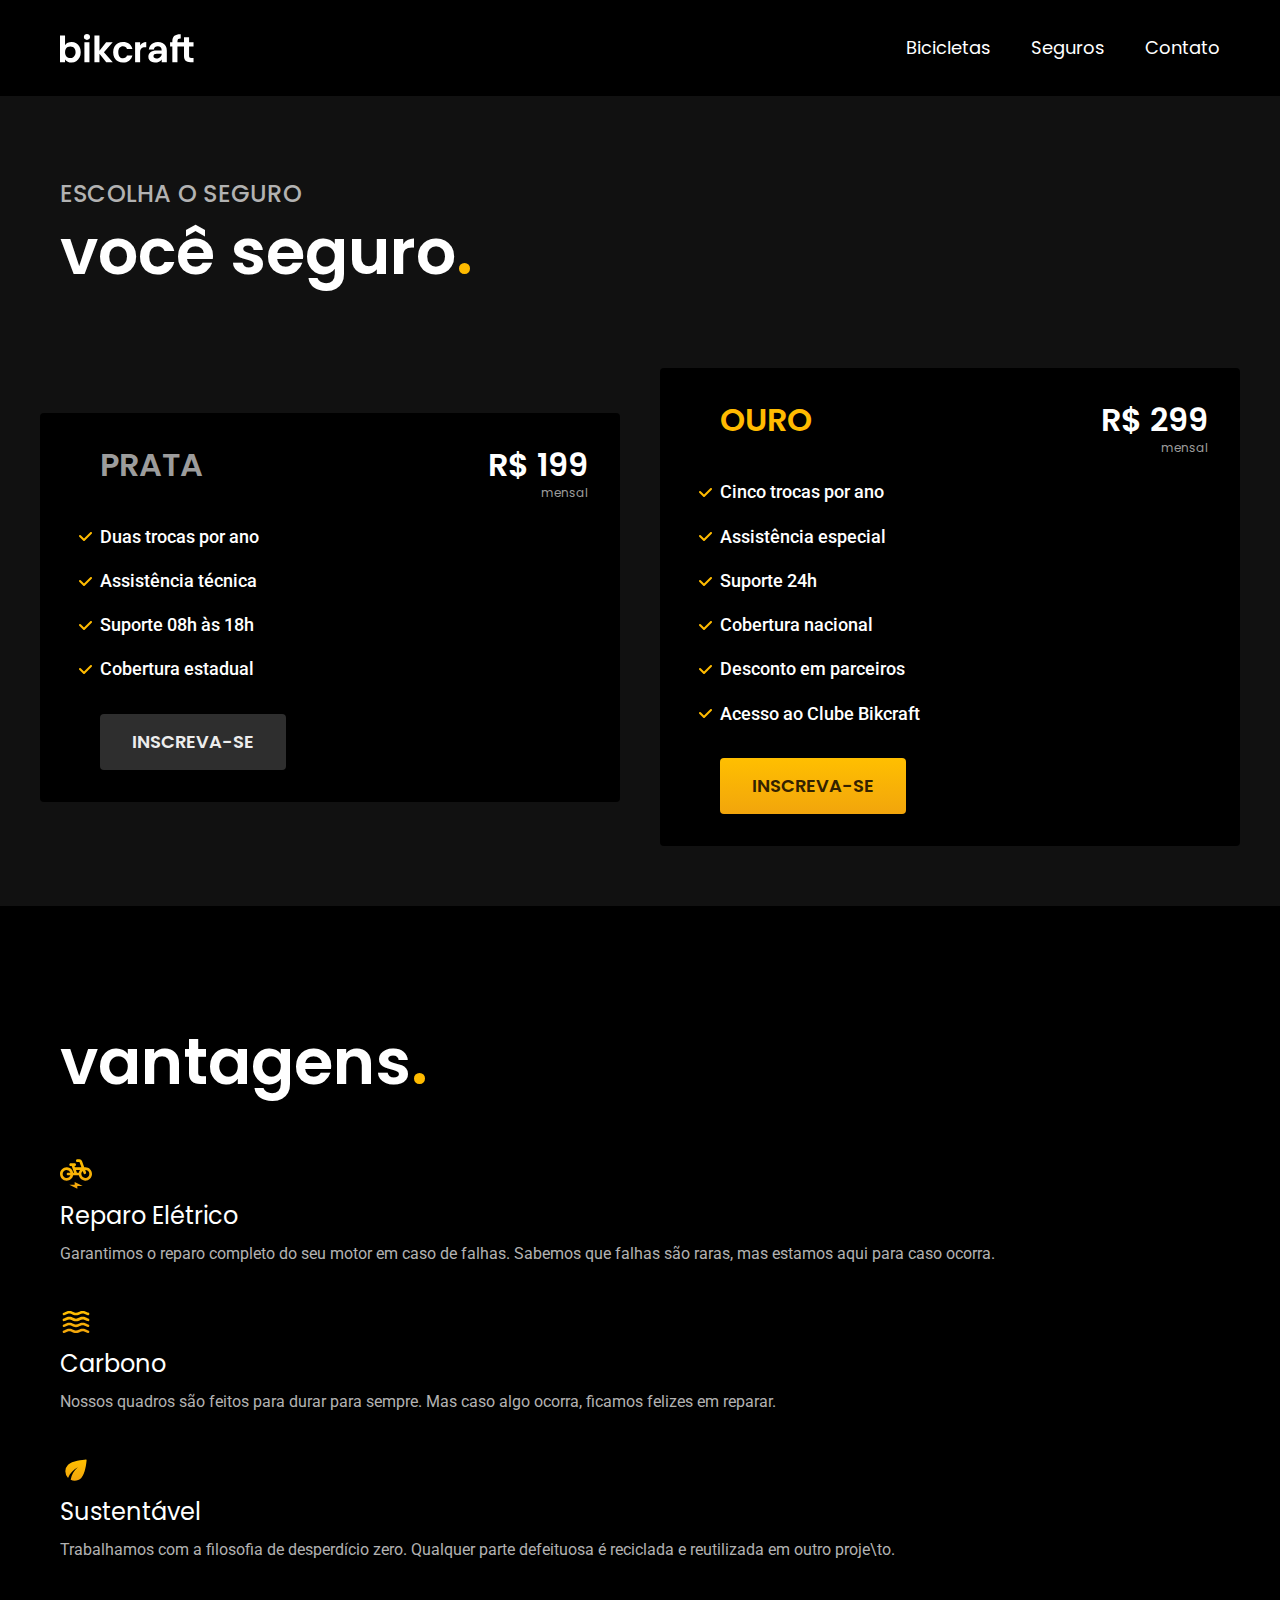
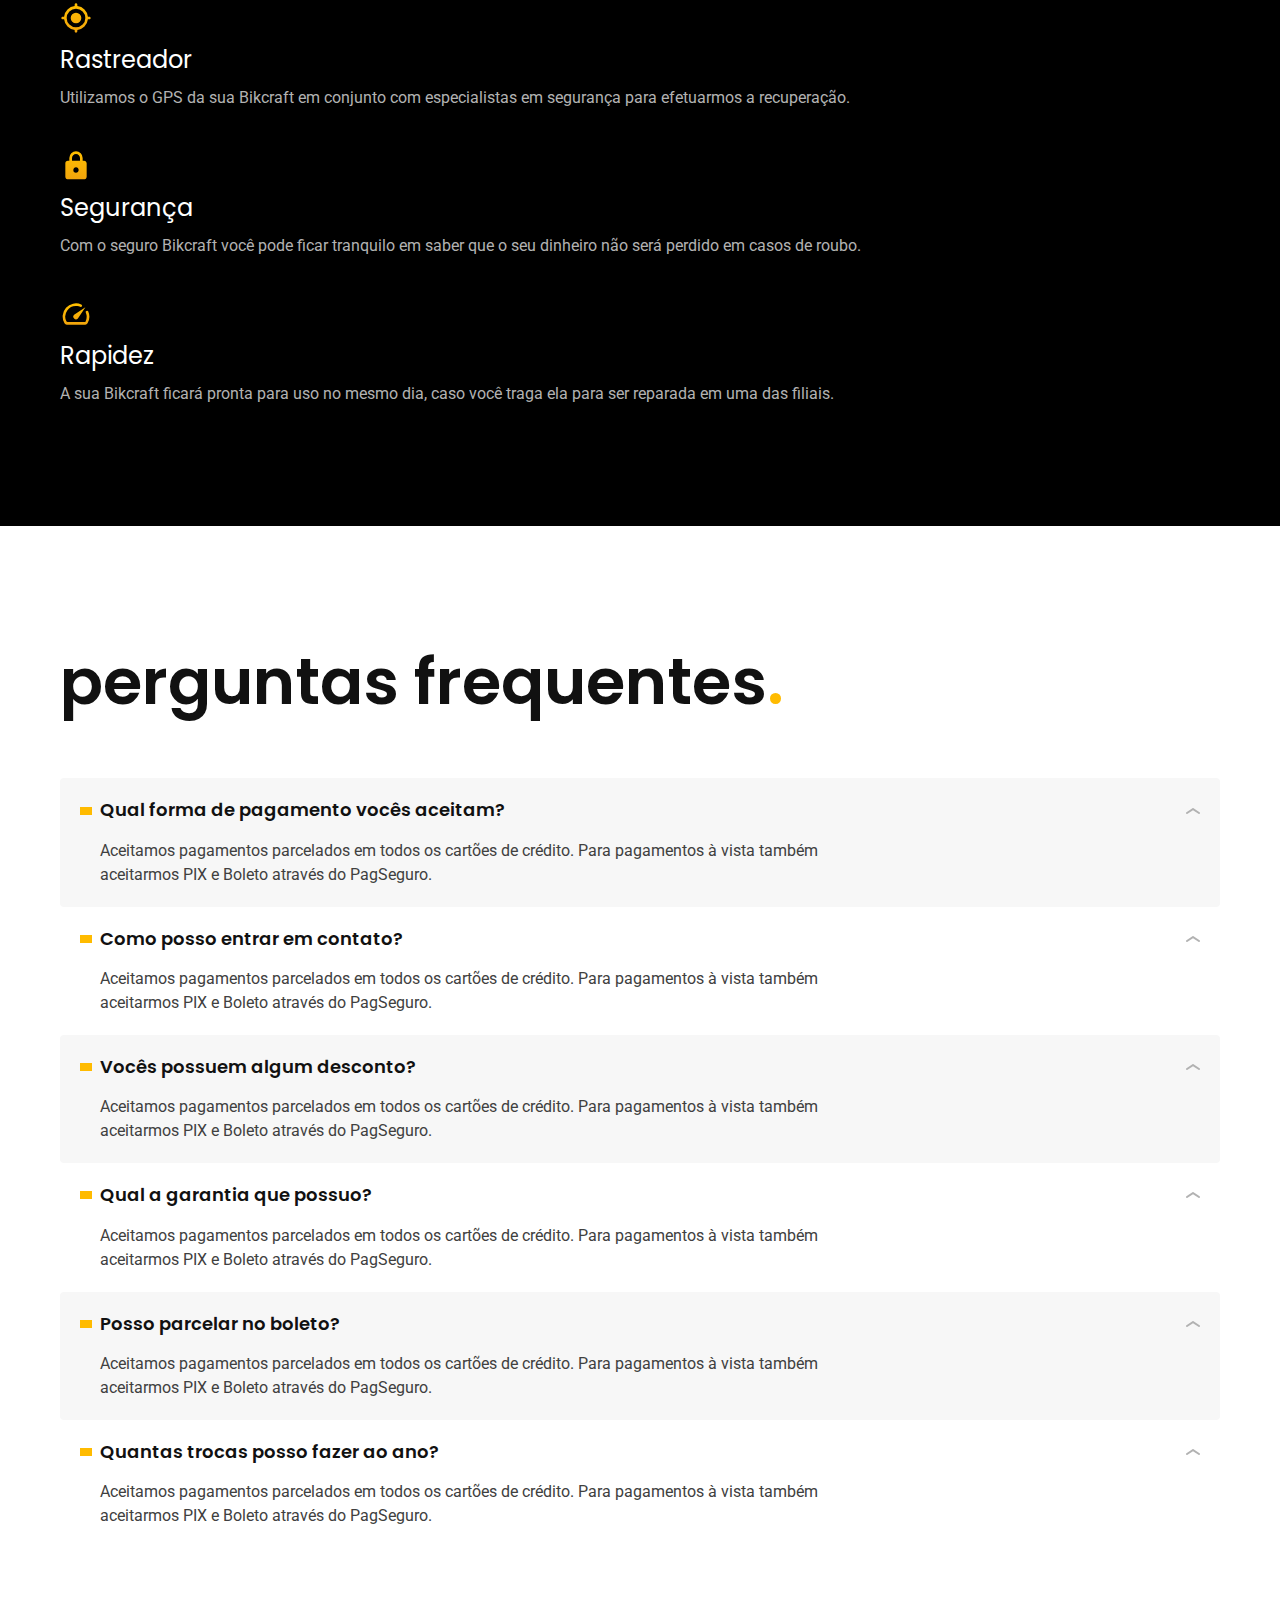
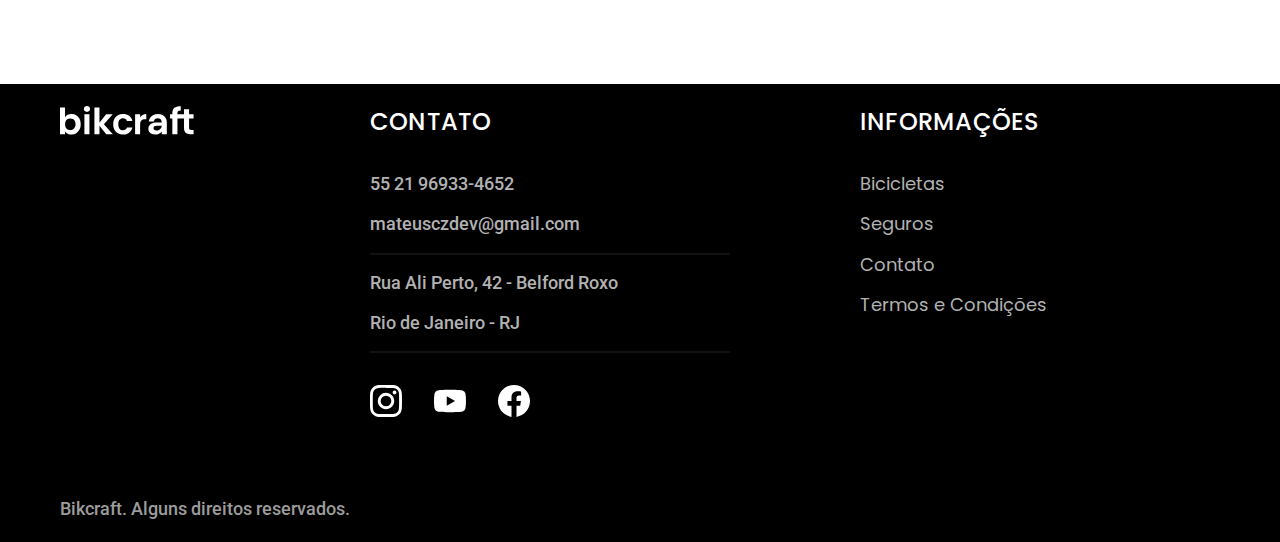
<file: seguros.html>
<!DOCTYPE html>
<html lang="pt-br">
  <head>
    <meta charset="UTF-8" />
    <meta name="viewport" content="width=device-width, initial-scale=1.0" />
    <meta name="description" content="Termos e Condições" />
    <link rel="preload" href="./css/style.css" as="style" />
    <link rel="stylesheet" href="./css/style.css" />
    <link rel="preconnect" href="https://fonts.googleapis.com" />
    <link rel="preconnect" href="https://fonts.gstatic.com" crossorigin />
    <link
      href="https://fonts.googleapis.com/css2?family=Poppins:ital,wght@0,100;0,200;0,300;0,400;0,500;0,600;0,700;0,800;0,900;1,100;1,200;1,300;1,400;1,500;1,600;1,700;1,800;1,900&family=Roboto:ital,wght@0,100..900;1,100..900&display=swap"
      rel="stylesheet"
    />
    <link
      href="https://fonts.googleapis.com/css2?family=Merriweather:ital,opsz,wght@0,18..144,300..900;1,18..144,300..900&display=swap"
      rel="stylesheet"
    />
    <title>Seguros | Bicicletas Elétricas</title>
  </head>
  <body id="seguros">
    <header class="header-bg">
      <div class="header container">
        <a href="./">
          <img src="img/bikcraft.svg" alt="Bikcraft" />
        </a>

        <nav aria-label="primária">
          <ul class="header-menu cor-0 font-1-m">
            <li><a href="./bicicletas.html">Bicicletas</a></li>
            <li><a href="./seguros.html">Seguros</a></li>
            <li><a href="./contato.html">Contato</a></li>
          </ul>
        </nav>
      </div>
    </header>

    <main class="seguros-bg">
      <div class="titulo-bg">
        <div class="titulo container">
          <p class="font-2-l-b cor-5">Escolha o seguro</p>
          <h1 class="font-1-xxl cor-0">
            você seguro<span class="cor-p1">.</span>
          </h1>
        </div>
      </div>

      <div class="seguros container">
        <div class="seguros-item">
          <h3 class="font-1-xl cor-6">PRATA</h3>
          <span class="font-1-xl cor-0"
            >R$ 199 <span class="font-1-xs cor-6">mensal</span></span
          >
          <ul class="font-2-m cor-0">
            <li>Duas trocas por ano</li>
            <li>Assistência técnica</li>
            <li>Suporte 08h às 18h</li>
            <li>Cobertura estadual</li>
          </ul>
          <a class="botao secundario" href="/orcamento.html">inscreva-se</a>
        </div>
        <div class="seguros-item">
          <h3 class="font-1-xl cor-p1">OURO</h3>
          <span class="font-1-xl cor-0"
            >R$ 299 <span class="font-1-xs cor-6">mensal</span></span
          >
          <ul class="font-2-m cor-0">
            <li>Cinco trocas por ano</li>
            <li>Assistência especial</li>
            <li>Suporte 24h</li>
            <li>Cobertura nacional</li>
            <li>Desconto em parceiros</li>
            <li>Acesso ao Clube Bikcraft</li>
          </ul>
          <a class="botao" href="/orcamento.html">inscreva-se</a>
        </div>
      </div>
    </main>

    <article class="vantagens-bg">
      <div class="vantagens container">
        <h2 class="font-1-xxl cor-0">vantagens<span class="cor-p1">.</span></h2>
        <ul>
          <li>
            <img src="img/icones/eletrica.svg" alt="" />
            <h3 class="font-1-l cor-0">Reparo Elétrico</h3>
            <p class="font-2-s cor-5">
              Garantimos o reparo completo do seu motor em caso de falhas.
              Sabemos que falhas são raras, mas estamos aqui para caso ocorra.
            </p>
          </li>
          <li>
            <img src="img/icones/carbono.svg" alt="" />
            <h3 class="font-1-l cor-0">Carbono</h3>
            <p class="font-2-s cor-5">
              Nossos quadros são feitos para durar para sempre. Mas caso algo
              ocorra, ficamos felizes em reparar.
            </p>
          </li>
          <li>
            <img src="img/icones/sustentavel.svg" alt="" />
            <h3 class="font-1-l cor-0">Sustentável</h3>
            <p class="font-2-s cor-5">
              Trabalhamos com a filosofia de desperdício zero. Qualquer parte
              defeituosa é reciclada e reutilizada em outro proje\to.
            </p>
          </li>
          <li>
            <img src="img/icones/rastreador.svg" alt="" />
            <h3 class="font-1-l cor-0">Rastreador</h3>
            <p class="font-2-s cor-5">
              Utilizamos o GPS da sua Bikcraft em conjunto com especialistas em
              segurança para efetuarmos a recuperação.
            </p>
          </li>
          <li>
            <img src="img/icones/seguro.svg" alt="" />
            <h3 class="font-1-l cor-0">Segurança</h3>
            <p class="font-2-s cor-5">
              Com o seguro Bikcraft você pode ficar tranquilo em saber que o seu
              dinheiro não será perdido em casos de roubo.
            </p>
          </li>

          <li>
            <img src="img/icones/velocidade.svg" alt="" />
            <h3 class="font-1-l cor-0">Rapidez</h3>
            <p class="font-2-s cor-5">
              A sua Bikcraft ficará pronta para uso no mesmo dia, caso você
              traga ela para ser reparada em uma das filiais.
            </p>
          </li>
        </ul>
      </div>
    </article>

    <article class="perguntas container">
      <h2 class="font-1-xxl">
        perguntas frequentes<span class="cor-p1">.</span>
      </h2>

      <dl>
        <div>
          <dt class="font-1-m-b">Qual forma de pagamento vocês aceitam?</dt>
          <dd class="font-2-s cor-9">
            Aceitamos pagamentos parcelados em todos os cartões de crédito. Para
            pagamentos à vista também aceitarmos PIX e Boleto através do
            PagSeguro.
          </dd>
        </div>
        <div>
          <dt class="font-1-m-b">Como posso entrar em contato?</dt>
          <dd class="font-2-s cor-9">
            Aceitamos pagamentos parcelados em todos os cartões de crédito. Para
            pagamentos à vista também aceitarmos PIX e Boleto através do
            PagSeguro.
          </dd>
        </div>
        <div>
          <dt class="font-1-m-b">Vocês possuem algum desconto?</dt>
          <dd class="font-2-s cor-9">
            Aceitamos pagamentos parcelados em todos os cartões de crédito. Para
            pagamentos à vista também aceitarmos PIX e Boleto através do
            PagSeguro.
          </dd>
        </div>
        <div>
          <dt class="font-1-m-b">Qual a garantia que possuo?</dt>
          <dd class="font-2-s cor-9">
            Aceitamos pagamentos parcelados em todos os cartões de crédito. Para
            pagamentos à vista também aceitarmos PIX e Boleto através do
            PagSeguro.
          </dd>
        </div>
        <div>
          <dt class="font-1-m-b">Posso parcelar no boleto?</dt>
          <dd class="font-2-s cor-9">
            Aceitamos pagamentos parcelados em todos os cartões de crédito. Para
            pagamentos à vista também aceitarmos PIX e Boleto através do
            PagSeguro.
          </dd>
        </div>
        <div>
          <dt class="font-1-m-b">Quantas trocas posso fazer ao ano?</dt>
          <dd class="font-2-s cor-9">
            Aceitamos pagamentos parcelados em todos os cartões de crédito. Para
            pagamentos à vista também aceitarmos PIX e Boleto através do
            PagSeguro.
          </dd>
        </div>
      </dl>
    </article>

    <footer class="footer-bg">
      <div class="footer container">
        <img src="img/bikcraft.svg" alt="Bikcraft" />
        <div class="footer-contato">
          <h3 class="font-2-l-b cor-0">Contato</h3>
          <ul class="cor-5 font-2-m">
            <li><a href="tel:+5521969334652">55 21 96933-4652</a></li>
            <li>
              <a href="mailto:mateusczdev@gmail.com">mateusczdev@gmail.com</a>
            </li>
            <li>Rua Ali Perto, 42 - Belford Roxo</li>
            <li>Rio de Janeiro - RJ</li>
          </ul>
          <div class="footer-redes">
            <a href="#"><img src="img/redes/instagram.svg" alt="" /></a>
            <a href="#"><img src="img/redes/youtube.svg" alt="" /></a>
            <a href="#"><img src="img/redes/facebook.svg" alt="" /></a>
          </div>
        </div>
        <div class="footer-informacoes">
          <h3 class="font-2-l-b cor-0">Informações</h3>
          <nav>
            <ul class="font-1-m cor-5">
              <li><a href="./bicicletas.html">Bicicletas</a></li>
              <li><a href="./seguros.html">Seguros</a></li>
              <li><a href="./contato.html">Contato</a></li>
              <li><a href="./termos.html">Termos e Condições</a></li>
            </ul>
          </nav>
        </div>
        <p class="font-2-m cor-6 footer-copy">
          Bikcraft. Alguns direitos reservados.
        </p>
      </div>
    </footer>
  </body>
</html>
</file>
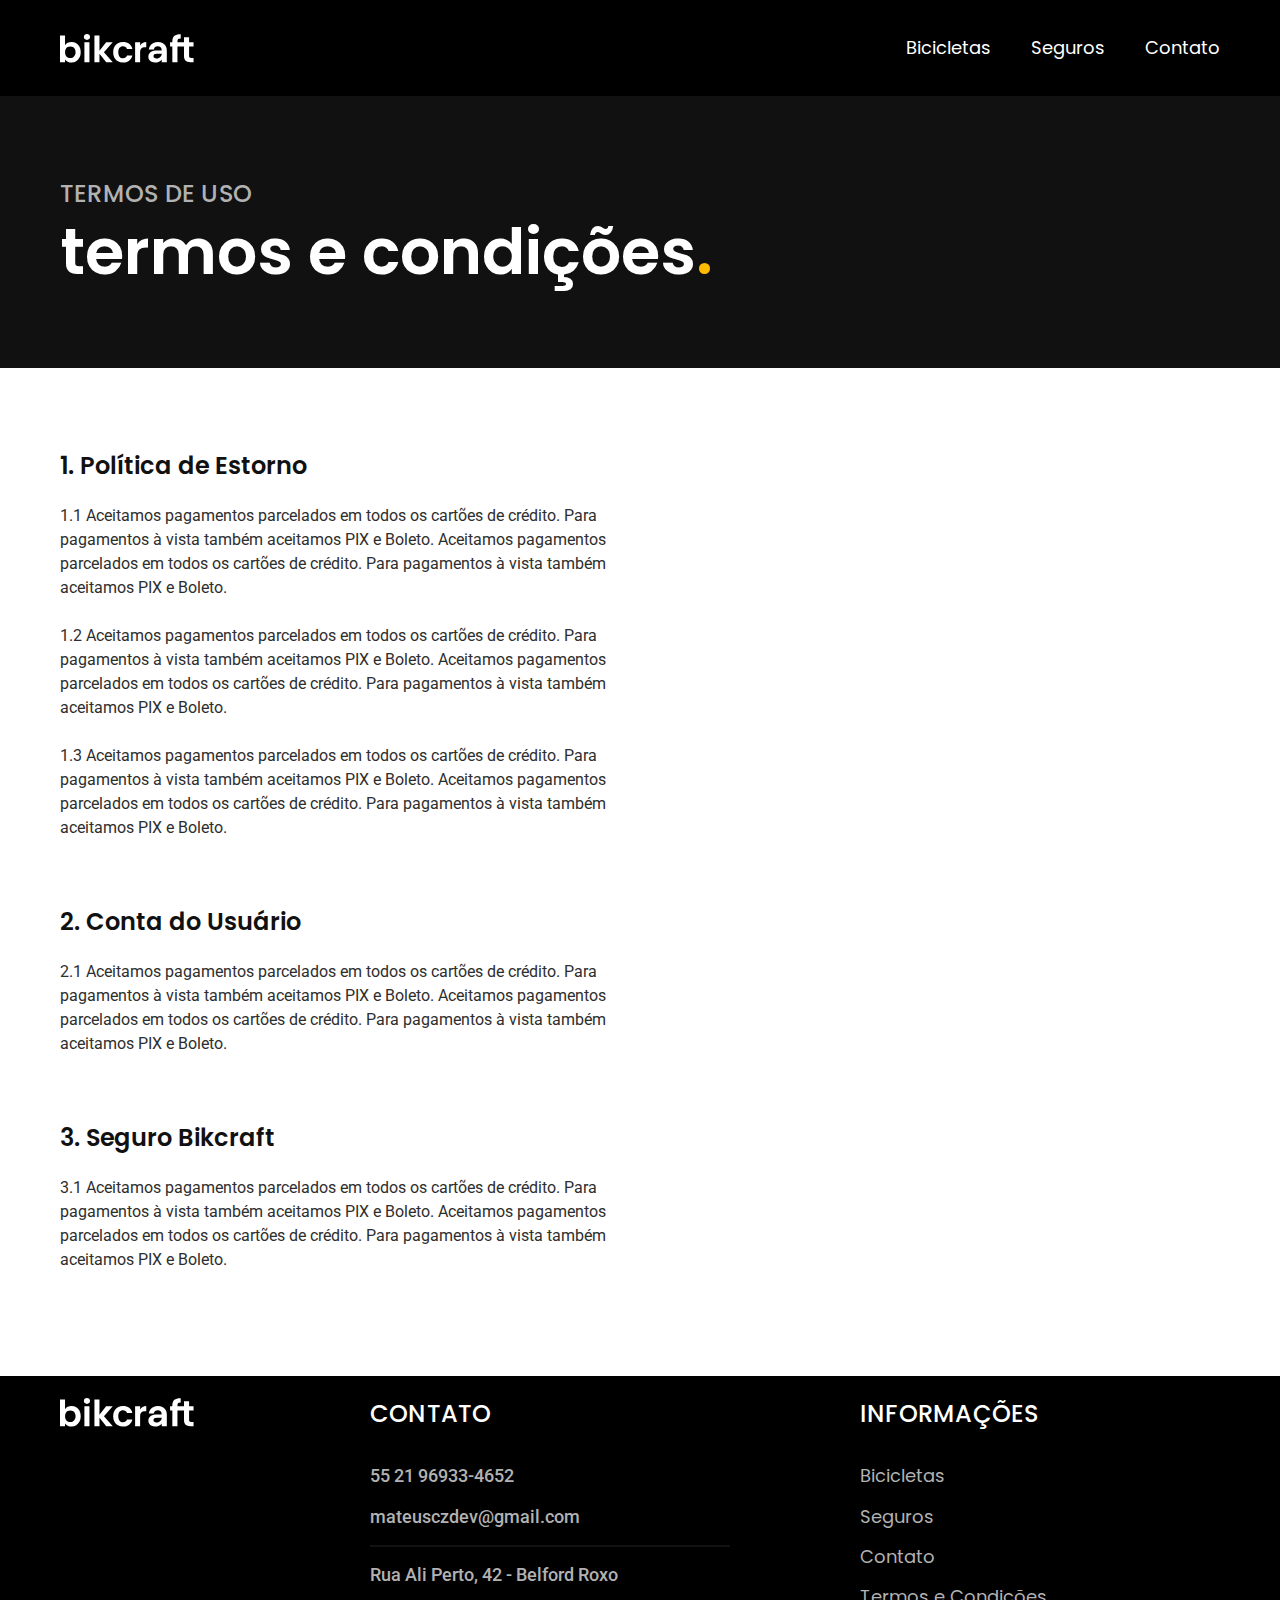
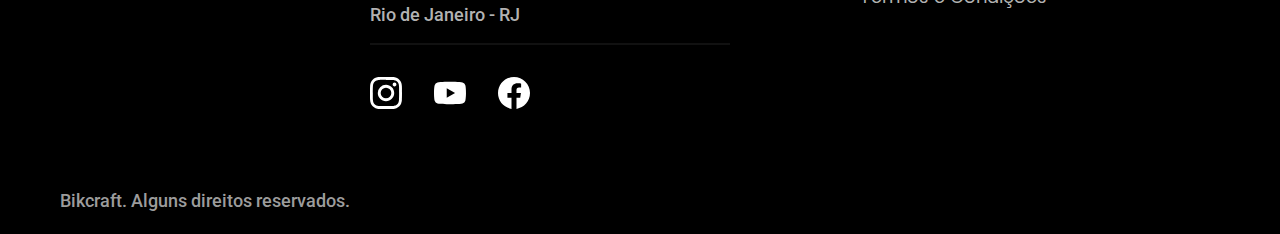
<file: termos.html>
<!DOCTYPE html>
<html lang="pt-br">
  <head>
    <meta charset="UTF-8" />
    <meta name="viewport" content="width=device-width, initial-scale=1.0" />
    <meta name="description" content="Termos e Condições" />
    <link rel="preload" href="./css/style.css" as="style" />
    <link rel="stylesheet" href="./css/style.css" />
    <link rel="preconnect" href="https://fonts.googleapis.com" />
    <link rel="preconnect" href="https://fonts.gstatic.com" crossorigin />
    <link
      href="https://fonts.googleapis.com/css2?family=Poppins:ital,wght@0,100;0,200;0,300;0,400;0,500;0,600;0,700;0,800;0,900;1,100;1,200;1,300;1,400;1,500;1,600;1,700;1,800;1,900&family=Roboto:ital,wght@0,100..900;1,100..900&display=swap"
      rel="stylesheet"
    />
    <link
      href="https://fonts.googleapis.com/css2?family=Merriweather:ital,opsz,wght@0,18..144,300..900;1,18..144,300..900&display=swap"
      rel="stylesheet"
    />
    <title>Termos e Condições | Bicicletas Elétricas</title>
  </head>
  <body id="termos">
    <header class="header-bg">
      <div class="header container">
        <a href="./">
          <img src="img/bikcraft.svg" alt="Bikcraft" />
        </a>

        <nav aria-label="primária">
          <ul class="header-menu cor-0 font-1-m">
            <li><a href="./bicicletas.html">Bicicletas</a></li>
            <li><a href="./seguros.html">Seguros</a></li>
            <li><a href="./contato.html">Contato</a></li>
          </ul>
        </nav>
      </div>
    </header>

    <main>
      <div class="titulo-bg">
        <div class="titulo container">
          <p class="font-2-l-b cor-5">Termos de uso</p>
          <h1 class="font-1-xxl cor-0">
            termos e condições<span class="cor-p1">.</span>
          </h1>
        </div>
      </div>

      <div class="termos container font-2-s cor-10">
        <h2 class="font-1-l cor-11">1. Política de Estorno</h2>
        <p>
          1.1 Aceitamos pagamentos parcelados em todos os cartões de crédito.
          Para pagamentos à vista também aceitamos PIX e Boleto. Aceitamos
          pagamentos parcelados em todos os cartões de crédito. Para pagamentos
          à vista também aceitamos PIX e Boleto.
        </p>
        <p>
          1.2 Aceitamos pagamentos parcelados em todos os cartões de crédito.
          Para pagamentos à vista também aceitamos PIX e Boleto. Aceitamos
          pagamentos parcelados em todos os cartões de crédito. Para pagamentos
          à vista também aceitamos PIX e Boleto.
        </p>
        <p>
          1.3 Aceitamos pagamentos parcelados em todos os cartões de crédito.
          Para pagamentos à vista também aceitamos PIX e Boleto. Aceitamos
          pagamentos parcelados em todos os cartões de crédito. Para pagamentos
          à vista também aceitamos PIX e Boleto.
        </p>
        <h2 class="font-1-l cor-11">2. Conta do Usuário</h2>
        <p>
          2.1 Aceitamos pagamentos parcelados em todos os cartões de crédito.
          Para pagamentos à vista também aceitamos PIX e Boleto. Aceitamos
          pagamentos parcelados em todos os cartões de crédito. Para pagamentos
          à vista também aceitamos PIX e Boleto.
        </p>
        <h2 class="font-1-l cor-11">3. Seguro Bikcraft</h2>
        <p>
          3.1 Aceitamos pagamentos parcelados em todos os cartões de crédito.
          Para pagamentos à vista também aceitamos PIX e Boleto. Aceitamos
          pagamentos parcelados em todos os cartões de crédito. Para pagamentos
          à vista também aceitamos PIX e Boleto.
        </p>
      </div>
    </main>

    <footer class="footer-bg">
      <div class="footer container">
        <img src="img/bikcraft.svg" alt="Bikcraft" />
        <div class="footer-contato">
          <h3 class="font-2-l-b cor-0">Contato</h3>
          <ul class="cor-5 font-2-m">
            <li><a href="tel:+5521969334652">55 21 96933-4652</a></li>
            <li>
              <a href="mailto:mateusczdev@gmail.com">mateusczdev@gmail.com</a>
            </li>
            <li>Rua Ali Perto, 42 - Belford Roxo</li>
            <li>Rio de Janeiro - RJ</li>
          </ul>
          <div class="footer-redes">
            <a href="#"><img src="img/redes/instagram.svg" alt="" /></a>
            <a href="#"><img src="img/redes/youtube.svg" alt="" /></a>
            <a href="#"><img src="img/redes/facebook.svg" alt="" /></a>
          </div>
        </div>
        <div class="footer-informacoes">
          <h3 class="font-2-l-b cor-0">Informações</h3>
          <nav>
            <ul class="font-1-m cor-5">
              <li><a href="./bicicletas.html">Bicicletas</a></li>
              <li><a href="./seguros.html">Seguros</a></li>
              <li><a href="./contato.html">Contato</a></li>
              <li><a href="./termos.html">Termos e Condições</a></li>
            </ul>
          </nav>
        </div>
        <p class="font-2-m cor-6 footer-copy">
          Bikcraft. Alguns direitos reservados.
        </p>
      </div>
    </footer>
  </body>
</html>
</file>
<file: css/style.css>
@import './global/global.css';
@import './global/header.css';
@import './global/footer.css';
@import './utilidades/tipografia.css';

/* Utilidades */
@import './utilidades/componentes.css';
@import './utilidades/formulario.css';
@import './utilidades/cores.css';

/* Home */

@import './home/introducao.css';
@import './home/tecnologia.css';
@import './home/parceiros.css';
@import './home/depoimento.css';

/* Bicicletas */

@import './bicicletas/bicicletas-lista.css';
@import './bicicletas/bicicletas.css';

/* Bicicleta */

@import './bicicleta/bicicleta.css';
@import './bicicleta/seguro.css';

/* Seguros */

@import './seguros/seguros.css';
@import './seguros/vantagens.css';
@import './seguros/perguntas.css';

/* Contato */

@import './contato/contato.css';
@import './contato/lojas.css';

/* Orçamento */

@import './orcamento/orcamento.css';

/* Termos */

@import './termos/termos.css';
</file>
